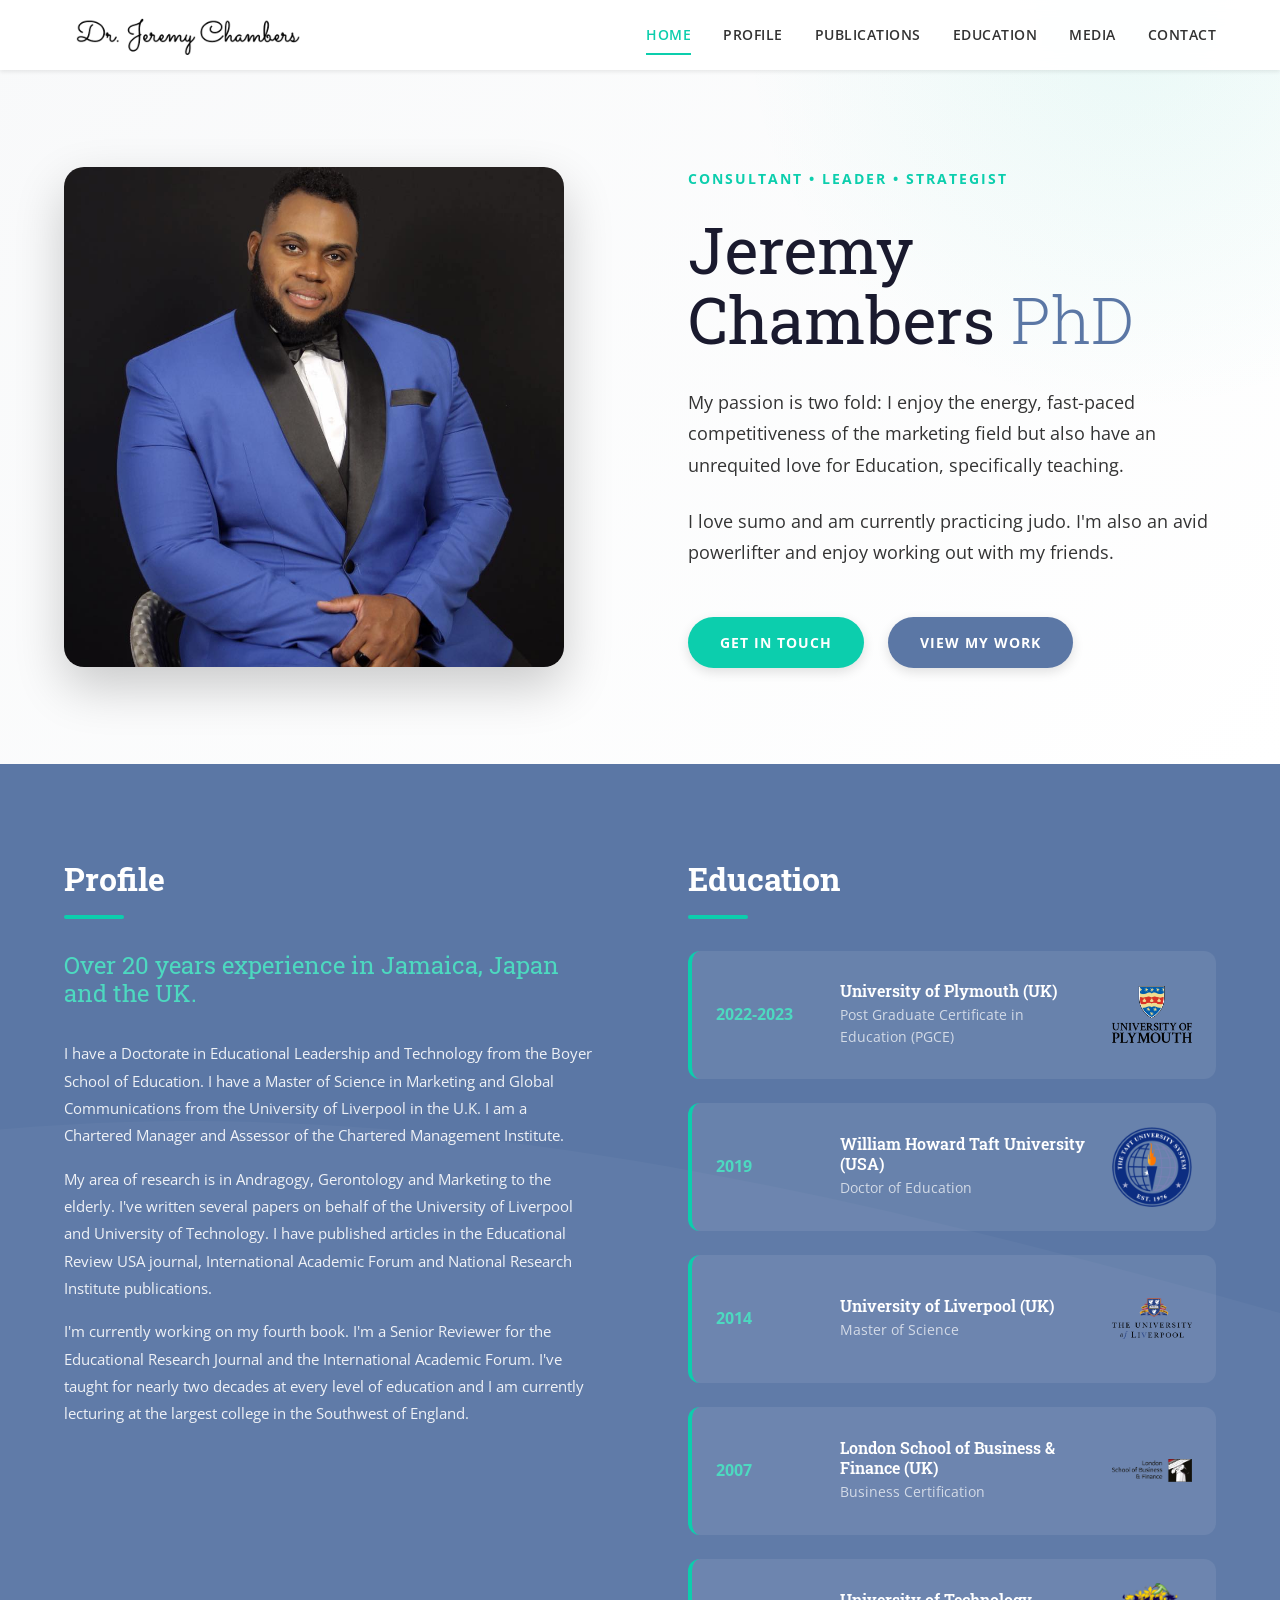
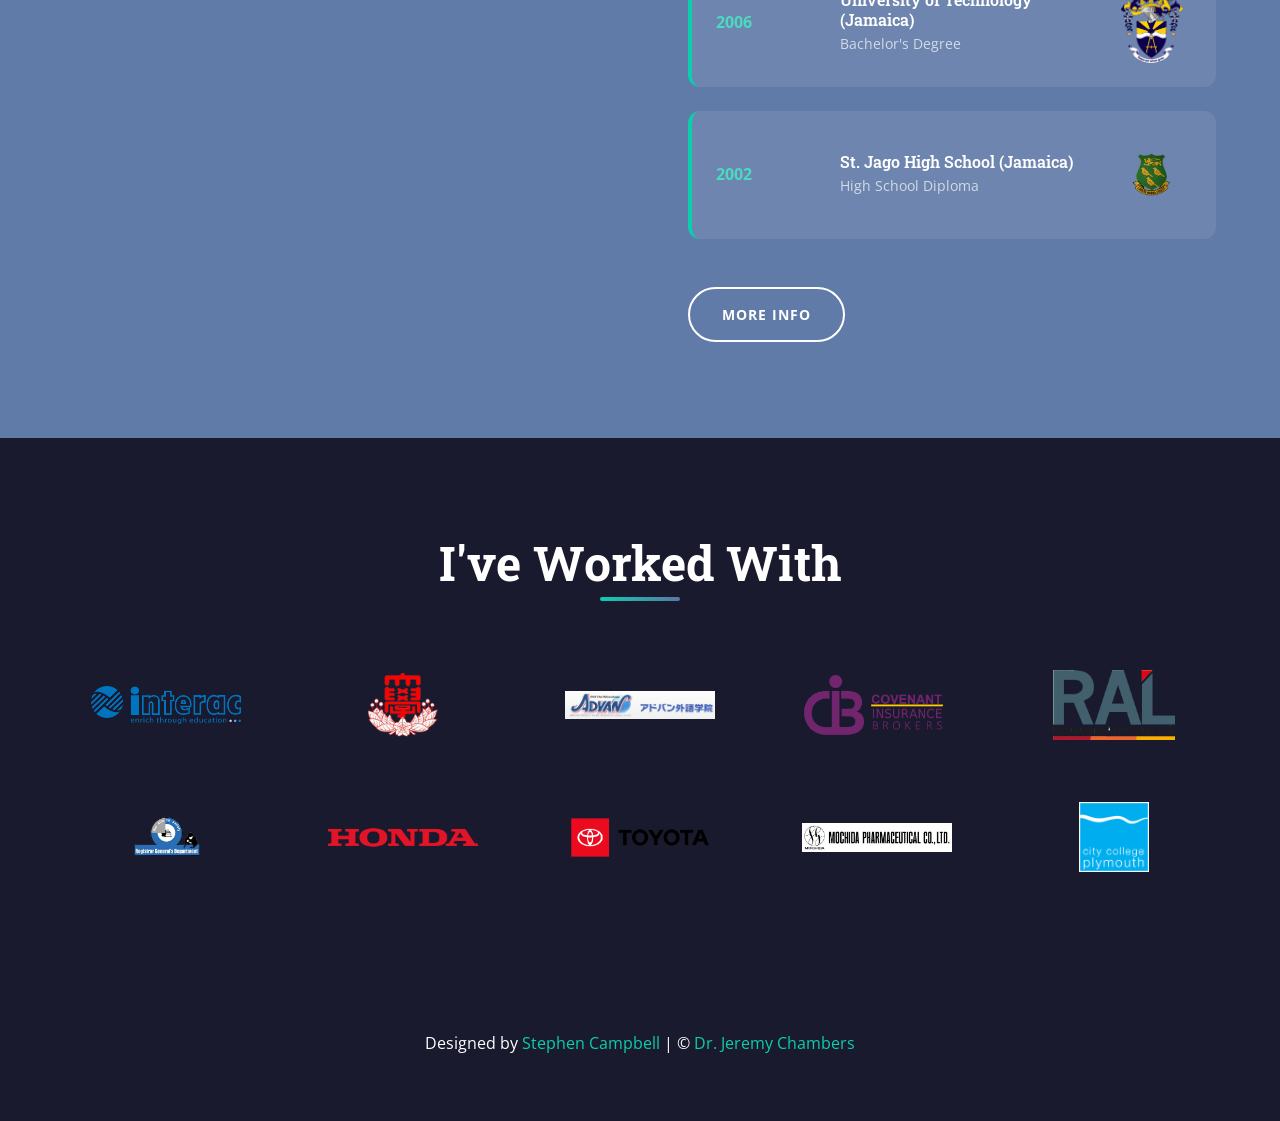
<file: index.html>
<!DOCTYPE html>
<html lang="en-US">
<head>
  <meta charset="UTF-8">
  <meta name="viewport" content="width=device-width, initial-scale=1.0">
  <title>Dr. Jeremy Chambers | Consultant, Leader, Strategist</title>
  <meta name="description" content="Dr. Jeremy Chambers PhD - Marketing consultant, educator, and strategist with over 12 years of experience in Jamaica and Japan.">
  
  <!-- Favicon -->
  <link rel="icon" href="/wp-content/uploads/2020/03/cropped-mortarboard-32x32.png" sizes="32x32">
  <link rel="apple-touch-icon" href="/wp-content/uploads/2020/03/cropped-mortarboard-180x180.png">
  
  <!-- Fonts -->
  <link rel="preconnect" href="https://fonts.googleapis.com">
  <link rel="preconnect" href="https://fonts.gstatic.com" crossorigin>
  <link href="https://fonts.googleapis.com/css2?family=Open+Sans:wght@300;400;600;700;800&family=Roboto+Slab:wght@400;600;700;800&family=Playfair+Display:wght@400;600;700&display=swap" rel="stylesheet">
  
  <!-- Styles -->
  <link rel="stylesheet" href="/css/main.css?v=4">
  <link rel="stylesheet" href="/css/home.css">
  
</head>
<body>
  
  <!-- Header -->
  <header class="header">
    <div class="container">
      <div class="header-inner">
        <a href="/" class="logo">
          <img src="/wp-content/uploads/2020/03/Dr-Jeremy-Chambers-3.png" alt="Dr. Jeremy Chambers">
        </a>
        <nav class="nav" id="nav">
          <a href="/" class="active">Home</a>
          <a href="/profile/">Profile</a>
          <a href="/publications/">Publications</a>
          <a href="/education/">Education</a>
          <a href="/media/">Media</a>
          <a href="/contact-us/">Contact</a>
        </nav>
        <button class="menu-toggle" onclick="document.getElementById('nav').classList.toggle('active')">
          <span></span>
          <span></span>
          <span></span>
        </button>
      </div>
    </div>
  </header>
  
  <!-- Hero Section -->
  <section class="hero">
    <div class="container">
      <div class="hero-grid">
        <div class="hero-image">
          <img src="/wp-content/uploads/2020/03/jeremy.jpg" alt="Dr. Jeremy Chambers">
        </div>
        <div class="hero-content">
          <span class="hero-tagline">Consultant • Leader • Strategist</span>
          <h1>Jeremy Chambers <span>PhD</span></h1>
          <p>My passion is two fold: I enjoy the energy, fast-paced competitiveness of the marketing field but also have an unrequited love for Education, specifically teaching.</p>
          <p>I love sumo and am currently practicing judo. I'm also an avid powerlifter and enjoy working out with my friends.</p>
          <div class="hero-buttons">
            <a href="/contact-us/" class="btn btn-primary">Get In Touch</a>
            <a href="/publications/" class="btn btn-secondary">View My Work</a>
          </div>
        </div>
      </div>
    </div>
  </section>
  
  <!-- Profile Section -->
  <section class="profile-section">
    <div class="container">
      <div class="profile-grid">
        <div class="profile-content">
          <h2>Profile</h2>
          <div class="divider"></div>
          <h3>Over 20 years experience in Jamaica, Japan and the UK.</h3>
          <p>I have a Doctorate in Educational Leadership and Technology from the Boyer School of Education. I have a Master of Science in Marketing and Global Communications from the University of Liverpool in the U.K. I am a Chartered Manager and Assessor of the Chartered Management Institute.</p>
          <p>My area of research is in Andragogy, Gerontology and Marketing to the elderly. I've written several papers on behalf of the University of Liverpool and University of Technology. I have published articles in the Educational Review USA journal, International Academic Forum and National Research Institute publications.</p>
          <p>I'm currently working on my fourth book. I'm a Senior Reviewer for the Educational Research Journal and the International Academic Forum. I've taught for nearly two decades at every level of education and I am currently lecturing at the largest college in the Southwest of England.</p>
        </div>
        <div class="education-timeline">
          <h2>Education</h2>
          <div class="divider"></div>
          <div class="timeline">
            <div class="timeline-item">
              <span class="year">2022-2023</span>
              <div class="details">
                <h4>University of Plymouth (UK)</h4>
                <p>Post Graduate Certificate in Education (PGCE)</p>
              </div>
              <img src="/wp-content/uploads/2024/05/university-of-plymouth-logo-7552DF58A1-seeklogo.com_.png" alt="University of Plymouth">
            </div>
            <div class="timeline-item">
              <span class="year">2019</span>
              <div class="details">
                <h4>William Howard Taft University (USA)</h4>
                <p>Doctor of Education</p>
              </div>
              <img src="/wp-content/uploads/2020/04/William-Howard-Taft.png" alt="William Howard Taft University">
            </div>
            <div class="timeline-item">
              <span class="year">2014</span>
              <div class="details">
                <h4>University of Liverpool (UK)</h4>
                <p>Master of Science</p>
              </div>
              <img src="/wp-content/uploads/2020/04/University-of-Liverpool-emblem.png" alt="University of Liverpool">
            </div>
            <div class="timeline-item">
              <span class="year">2007</span>
              <div class="details">
                <h4>London School of Business & Finance (UK)</h4>
                <p>Business Certification</p>
              </div>
              <img src="/wp-content/uploads/2020/04/London-School-of-Business-Finance.png" alt="LSBF">
            </div>
            <div class="timeline-item">
              <span class="year">2006</span>
              <div class="details">
                <h4>University of Technology (Jamaica)</h4>
                <p>Bachelor's Degree</p>
              </div>
              <img src="/wp-content/uploads/2020/04/UTECH-emblem.png" alt="UTech Jamaica">
            </div>
            <div class="timeline-item">
              <span class="year">2002</span>
              <div class="details">
                <h4>St. Jago High School (Jamaica)</h4>
                <p>High School Diploma</p>
              </div>
              <img src="/wp-content/uploads/2020/04/St_Jago_High_School_Crest.png" alt="St. Jago High School">
            </div>
          </div>
          <a href="/education/" class="btn btn-outline">More Info</a>
        </div>
      </div>
    </div>
  </section>
  
  <!-- Worked With Section -->
  <section class="worked-with">
    <div class="container">
      <div class="section-title">
        <h2>I've Worked With</h2>
      </div>
      <div class="logos-grid">
        <a href="https://interacnetwork.com/" target="_blank" class="logo-item">
          <img src="/wp-content/uploads/2020/03/interac-Japan.png" alt="Interac Japan">
        </a>
        <a href="https://www.nihon-u.ac.jp/en/" target="_blank" class="logo-item">
          <img src="/wp-content/uploads/2020/03/Nihon-University.png" alt="Nihon University">
        </a>
        <a href="https://www.advan.ne.jp/teaching/" target="_blank" class="logo-item">
          <img src="/wp-content/uploads/2020/03/Advan-Emblem.jpg" alt="Advan">
        </a>
        <a href="https://www.covenantinsurancebrokersjm.com/" target="_blank" class="logo-item">
          <img src="/wp-content/uploads/2020/03/Covenant-Insurance-Brokers-Emblem.png" alt="Covenant Insurance Brokers">
        </a>
        <a href="https://www.raljm.com/" target="_blank" class="logo-item">
          <img src="/wp-content/uploads/2020/03/Restaurants-Associates-LTD-Emblem.png" alt="Restaurants Associates Ltd">
        </a>
        <a href="https://www.rgd.gov.jm/" target="_blank" class="logo-item">
          <img src="/wp-content/uploads/2020/03/RGD-Emblem.png" alt="RGD">
        </a>
        <div class="logo-item">
          <img src="/wp-content/uploads/2024/05/honda-japan-logo-24.png" alt="Honda Japan">
        </div>
        <div class="logo-item">
          <img src="/wp-content/uploads/2024/05/toyota-logo-2019-download.png" alt="Toyota">
        </div>
        <div class="logo-item">
          <img src="/wp-content/uploads/2024/05/mochida-pharmaceuticals-Japan.png" alt="Mochida Pharmaceuticals">
        </div>
        <div class="logo-item">
          <img src="/wp-content/uploads/2024/05/city-college-plymough-150x150.png" alt="City College Plymouth">
        </div>
      </div>
    </div>
  </section>
  
  <!-- Footer -->
  <footer class="footer">
    <div class="container">
      <p><span class="footer-line">Designed by <a href="https://stepocampbell.com/" target="_blank">Stephen Campbell</a></span><span class="footer-sep"> | </span><span class="footer-line">© <a href="/">Dr. Jeremy Chambers</a></span></p>
    </div>
  </footer>
  
  <script>
    // Simple scroll header effect
    window.addEventListener('scroll', function() {
      const header = document.querySelector('.header');
      if (window.scrollY > 50) {
        header.style.boxShadow = '0 4px 20px rgba(0,0,0,0.1)';
      } else {
        header.style.boxShadow = '0 2px 4px rgba(0,0,0,0.08)';
      }
    });
  </script>
</body>
</html>
</file>
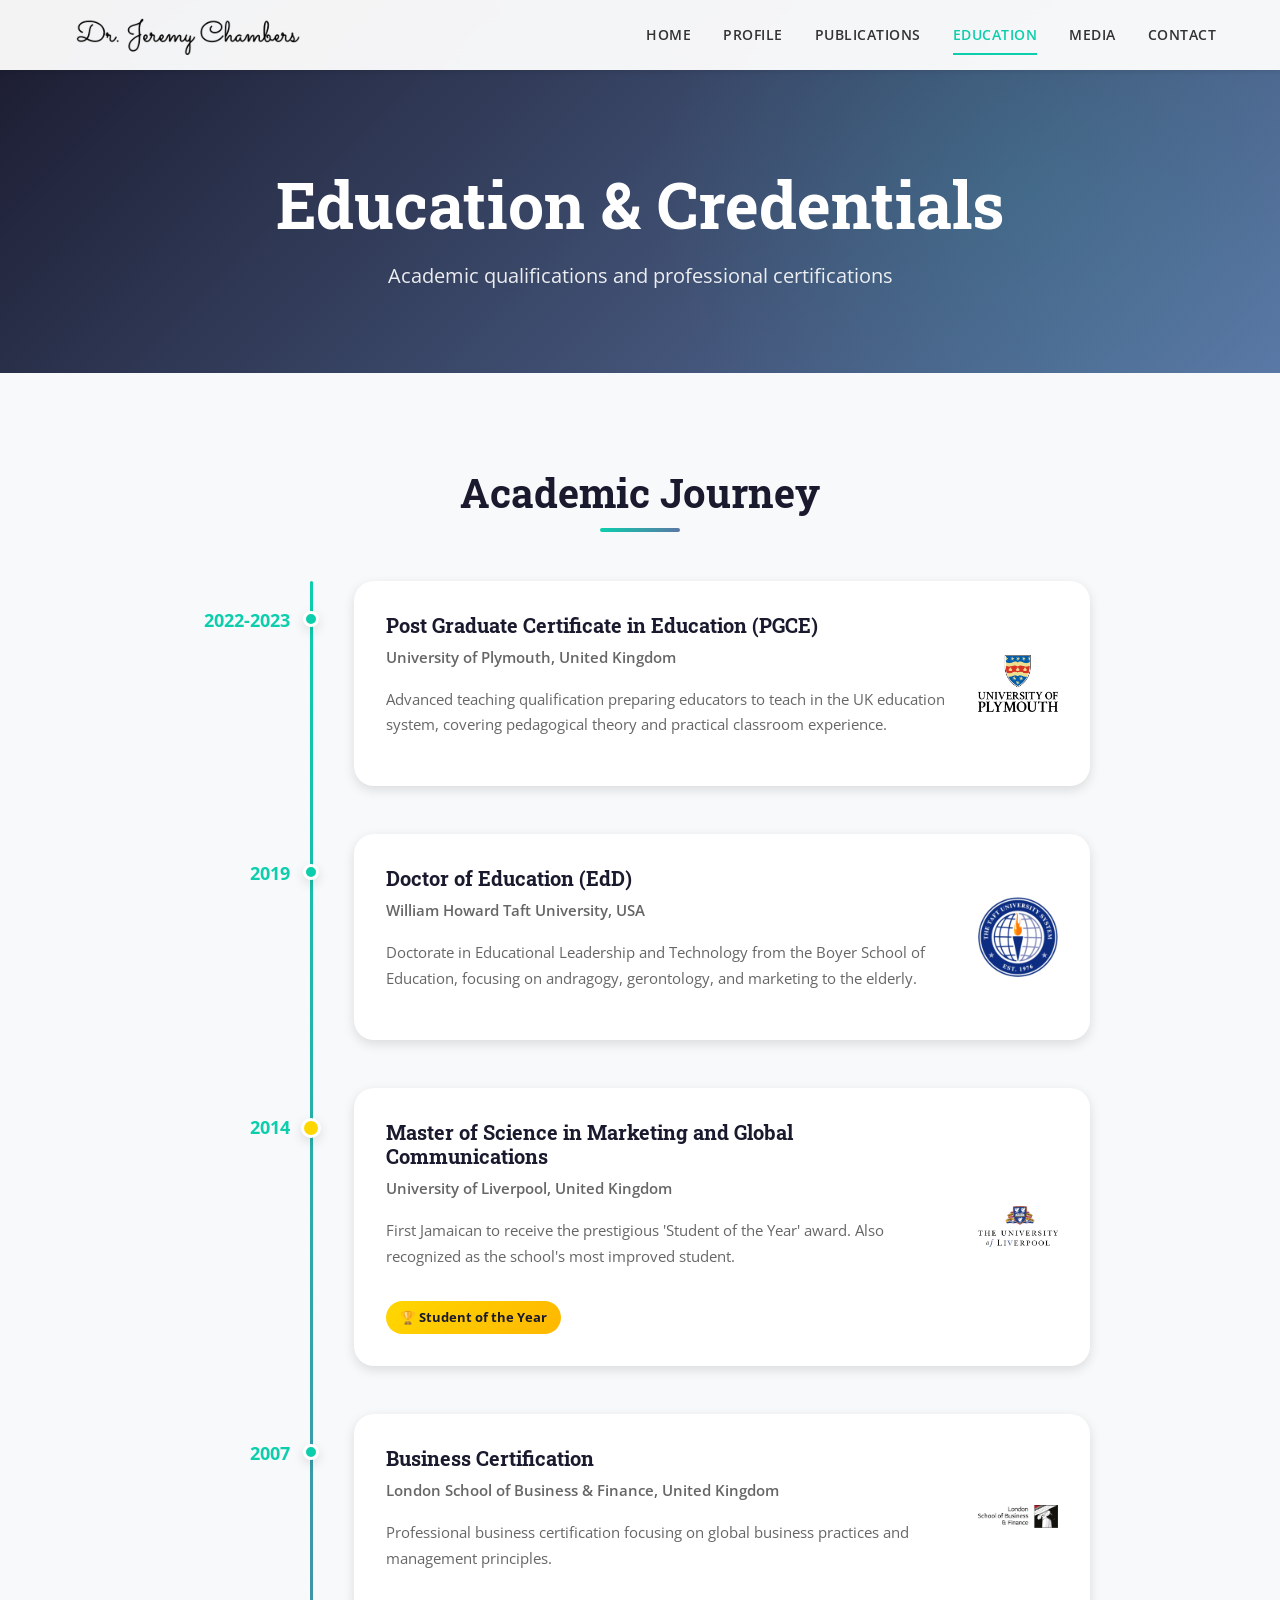
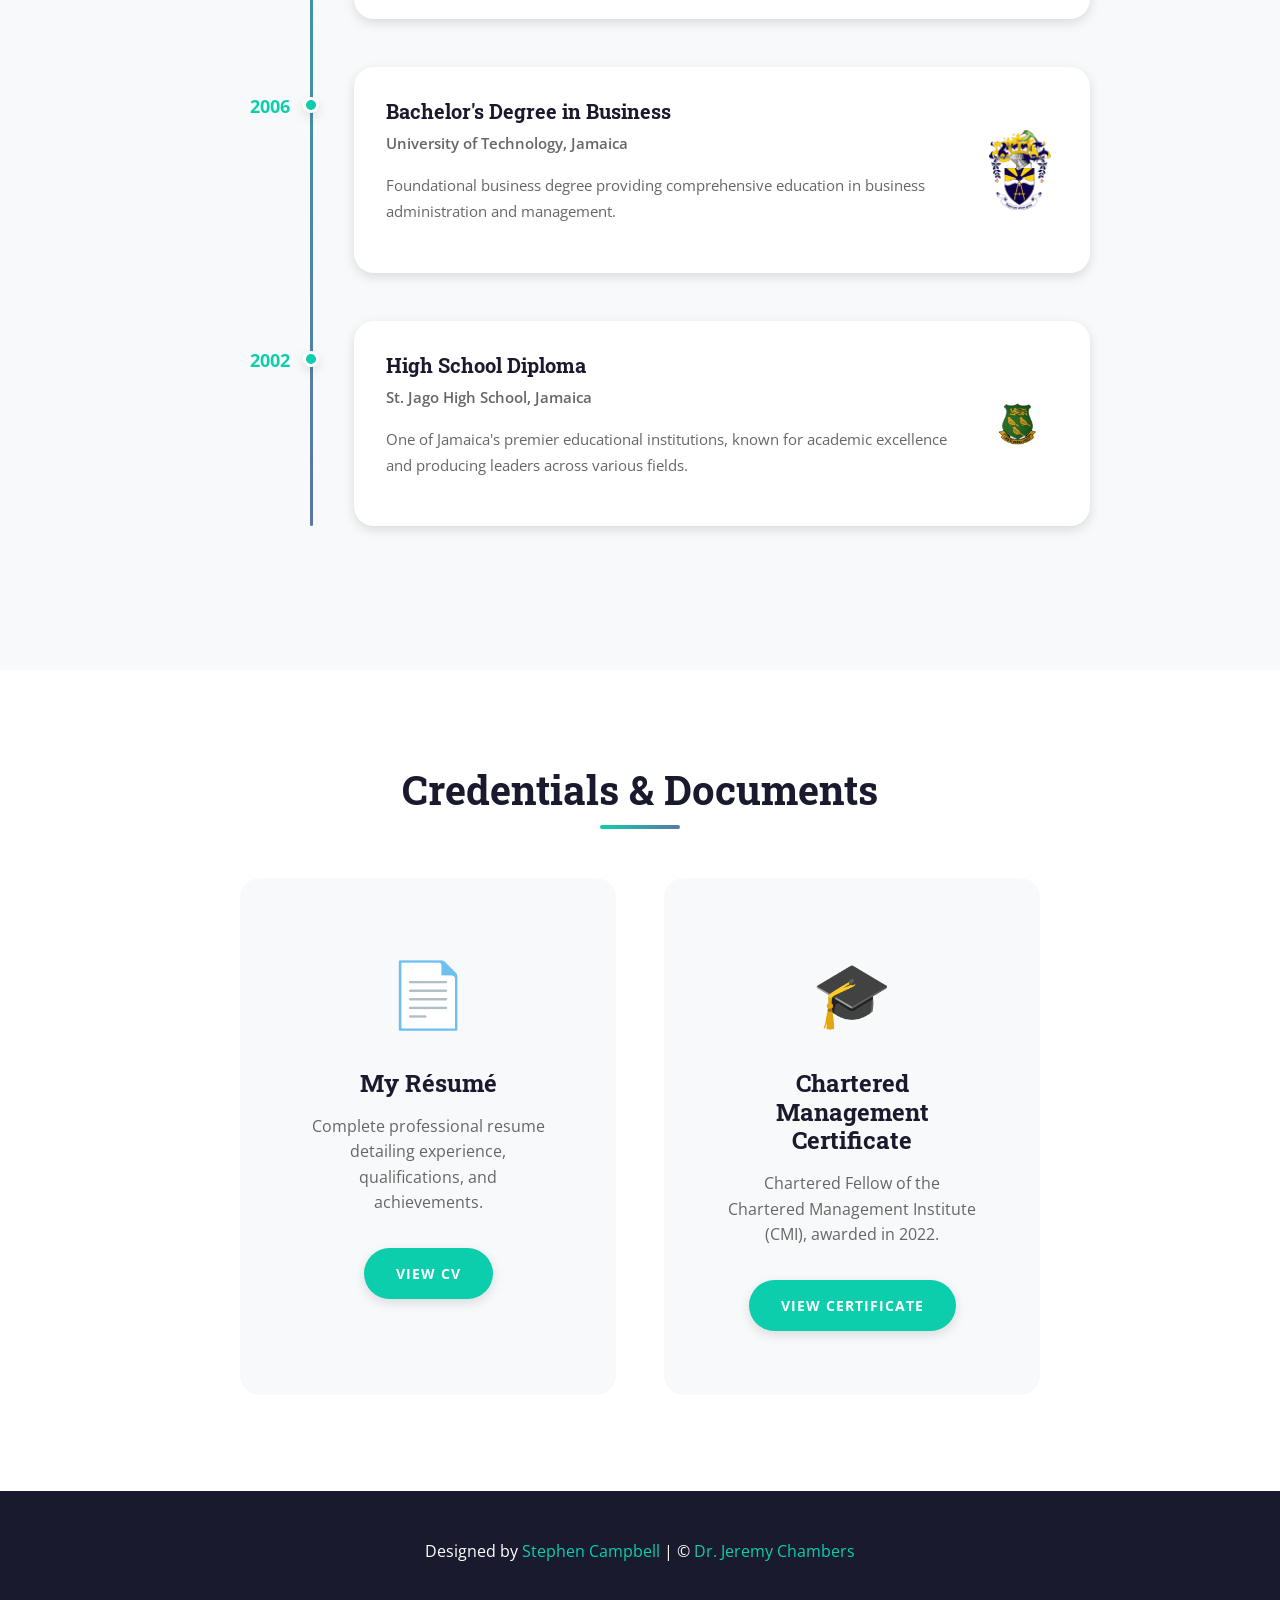
<file: education/index.html>
<!DOCTYPE html>
<html lang="en-US">
<head>
  <meta charset="UTF-8">
  <meta name="viewport" content="width=device-width, initial-scale=1.0">
  <title>Education - Dr. Jeremy Chambers</title>
  <meta name="description" content="Educational background and certifications of Dr. Jeremy Chambers - Doctorate in Educational Leadership, MSc in Marketing, and more.">
  
  <!-- Favicon -->
  <link rel="icon" href="/wp-content/uploads/2020/03/cropped-mortarboard-32x32.png" sizes="32x32">
  
  <!-- Fonts -->
  <link rel="preconnect" href="https://fonts.googleapis.com">
  <link rel="preconnect" href="https://fonts.gstatic.com" crossorigin>
  <link href="https://fonts.googleapis.com/css2?family=Open+Sans:wght@300;400;600;700;800&family=Roboto+Slab:wght@400;600;700;800&display=swap" rel="stylesheet">
  
  <!-- Styles -->
  <link rel="stylesheet" href="/css/main.css?v=4">
  <link rel="stylesheet" href="/css/education.css">
</head>
<body>
  
  <!-- Header -->
  <header class="header">
    <div class="container">
      <div class="header-inner">
        <a href="/" class="logo">
          <img src="/wp-content/uploads/2020/03/Dr-Jeremy-Chambers-3.png" alt="Dr. Jeremy Chambers">
        </a>
        <nav class="nav" id="nav">
          <a href="/">Home</a>
          <a href="/profile/">Profile</a>
          <a href="/publications/">Publications</a>
          <a href="/education/" class="active">Education</a>
          <a href="/media/">Media</a>
          <a href="/contact-us/">Contact</a>
        </nav>
        <button class="menu-toggle" onclick="document.getElementById('nav').classList.toggle('active')">
          <span></span>
          <span></span>
          <span></span>
        </button>
      </div>
    </div>
  </header>
  
  <!-- Hero Section -->
  <section class="edu-hero">
    <div class="container">
      <h1>Education & Credentials</h1>
      <p class="lead">Academic qualifications and professional certifications</p>
    </div>
  </section>
  
  <!-- Education Timeline -->
  <section class="edu-timeline-section">
    <div class="container">
      <h2 class="section-heading">Academic Journey</h2>
      
      <div class="edu-timeline">
        <div class="edu-item">
          <div class="edu-year">2022-2023</div>
          <div class="edu-content">
            <div class="edu-details">
              <h3>Post Graduate Certificate in Education (PGCE)</h3>
              <p class="edu-institution">University of Plymouth, United Kingdom</p>
              <p>Advanced teaching qualification preparing educators to teach in the UK education system, covering pedagogical theory and practical classroom experience.</p>
            </div>
            <div class="edu-logo">
              <img src="/wp-content/uploads/2024/05/university-of-plymouth-logo-7552DF58A1-seeklogo.com_.png" alt="University of Plymouth">
            </div>
          </div>
        </div>
        
        <div class="edu-item">
          <div class="edu-year">2019</div>
          <div class="edu-content">
            <div class="edu-details">
              <h3>Doctor of Education (EdD)</h3>
              <p class="edu-institution">William Howard Taft University, USA</p>
              <p>Doctorate in Educational Leadership and Technology from the Boyer School of Education, focusing on andragogy, gerontology, and marketing to the elderly.</p>
            </div>
            <div class="edu-logo">
              <img src="/wp-content/uploads/2020/04/William-Howard-Taft.png" alt="William Howard Taft University">
            </div>
          </div>
        </div>
        
        <div class="edu-item featured">
          <div class="edu-year">2014</div>
          <div class="edu-content">
            <div class="edu-details">
              <h3>Master of Science in Marketing and Global Communications</h3>
              <p class="edu-institution">University of Liverpool, United Kingdom</p>
              <p>First Jamaican to receive the prestigious 'Student of the Year' award. Also recognized as the school's most improved student.</p>
              <span class="award-badge">🏆 Student of the Year</span>
            </div>
            <div class="edu-logo">
              <img src="/wp-content/uploads/2020/04/University-of-Liverpool-emblem.png" alt="University of Liverpool">
            </div>
          </div>
        </div>
        
        <div class="edu-item">
          <div class="edu-year">2007</div>
          <div class="edu-content">
            <div class="edu-details">
              <h3>Business Certification</h3>
              <p class="edu-institution">London School of Business & Finance, United Kingdom</p>
              <p>Professional business certification focusing on global business practices and management principles.</p>
            </div>
            <div class="edu-logo">
              <img src="/wp-content/uploads/2020/04/London-School-of-Business-Finance.png" alt="London School of Business & Finance">
            </div>
          </div>
        </div>
        
        <div class="edu-item">
          <div class="edu-year">2006</div>
          <div class="edu-content">
            <div class="edu-details">
              <h3>Bachelor's Degree in Business</h3>
              <p class="edu-institution">University of Technology, Jamaica</p>
              <p>Foundational business degree providing comprehensive education in business administration and management.</p>
            </div>
            <div class="edu-logo">
              <img src="/wp-content/uploads/2020/04/UTECH-emblem.png" alt="University of Technology Jamaica">
            </div>
          </div>
        </div>
        
        <div class="edu-item">
          <div class="edu-year">2002</div>
          <div class="edu-content">
            <div class="edu-details">
              <h3>High School Diploma</h3>
              <p class="edu-institution">St. Jago High School, Jamaica</p>
              <p>One of Jamaica's premier educational institutions, known for academic excellence and producing leaders across various fields.</p>
            </div>
            <div class="edu-logo">
              <img src="/wp-content/uploads/2020/04/St_Jago_High_School_Crest.png" alt="St. Jago High School">
            </div>
          </div>
        </div>
      </div>
    </div>
  </section>
  
  <!-- Documents Section -->
  <section class="documents-section">
    <div class="container">
      <h2 class="section-heading">Credentials & Documents</h2>
      
      <div class="documents-grid">
        <div class="document-card">
          <div class="document-icon">📄</div>
          <h3>My Résumé</h3>
          <p>Complete professional resume detailing experience, qualifications, and achievements.</p>
          <a href="/wp-content/uploads/2025/04/Jeremy-Chambers-Business-CV-.pdf" target="_blank" class="btn btn-primary">View CV</a>
        </div>
        
        <div class="document-card">
          <div class="document-icon">🎓</div>
          <h3>Chartered Management Certificate</h3>
          <p>Chartered Fellow of the Chartered Management Institute (CMI), awarded in 2022.</p>
          <a href="/wp-content/uploads/2025/04/Chartered-Fellow-Jeremy.pdf" target="_blank" class="btn btn-primary">View Certificate</a>
        </div>
      </div>
    </div>
  </section>
  
  <!-- Footer -->
  <footer class="footer">
    <div class="container">
      <p><span class="footer-line">Designed by <a href="https://stepocampbell.com/" target="_blank">Stephen Campbell</a></span><span class="footer-sep"> | </span><span class="footer-line">© <a href="/">Dr. Jeremy Chambers</a></span></p>
    </div>
  </footer>

</body>
</html>
</file>
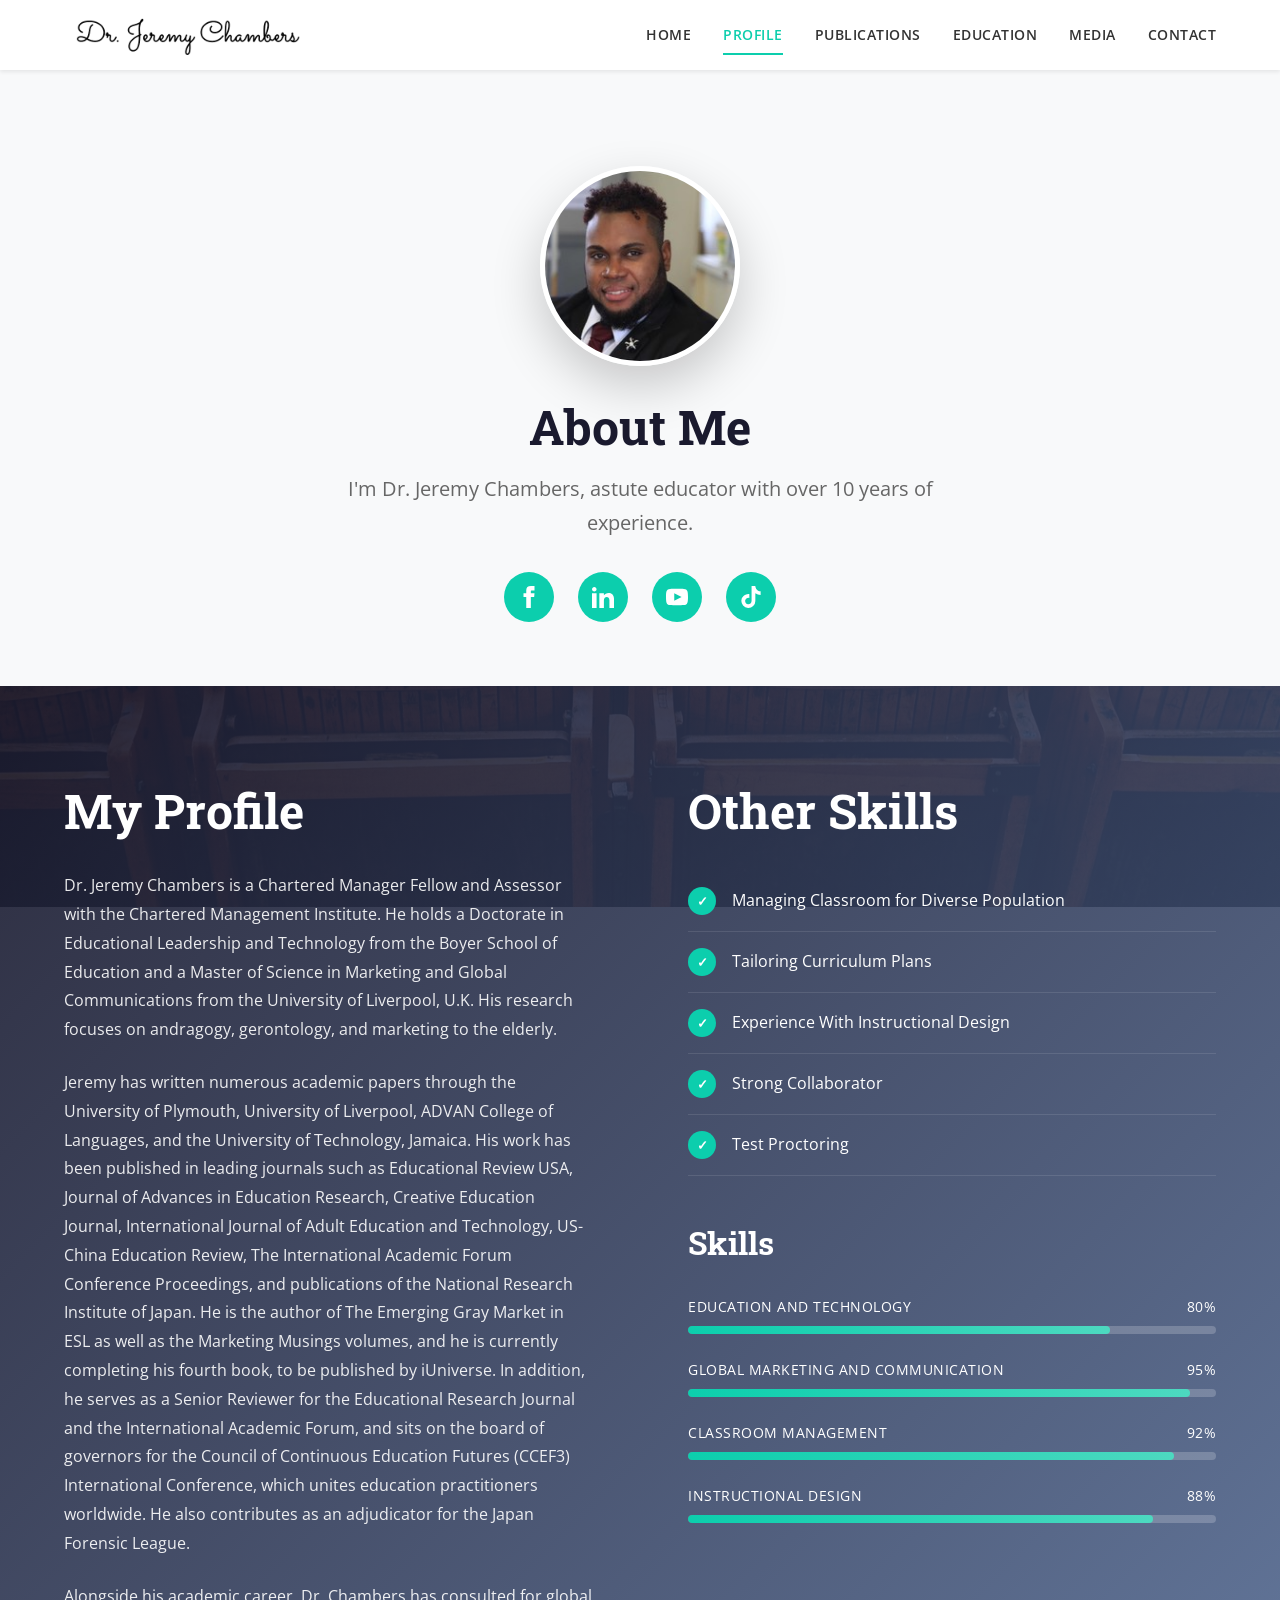
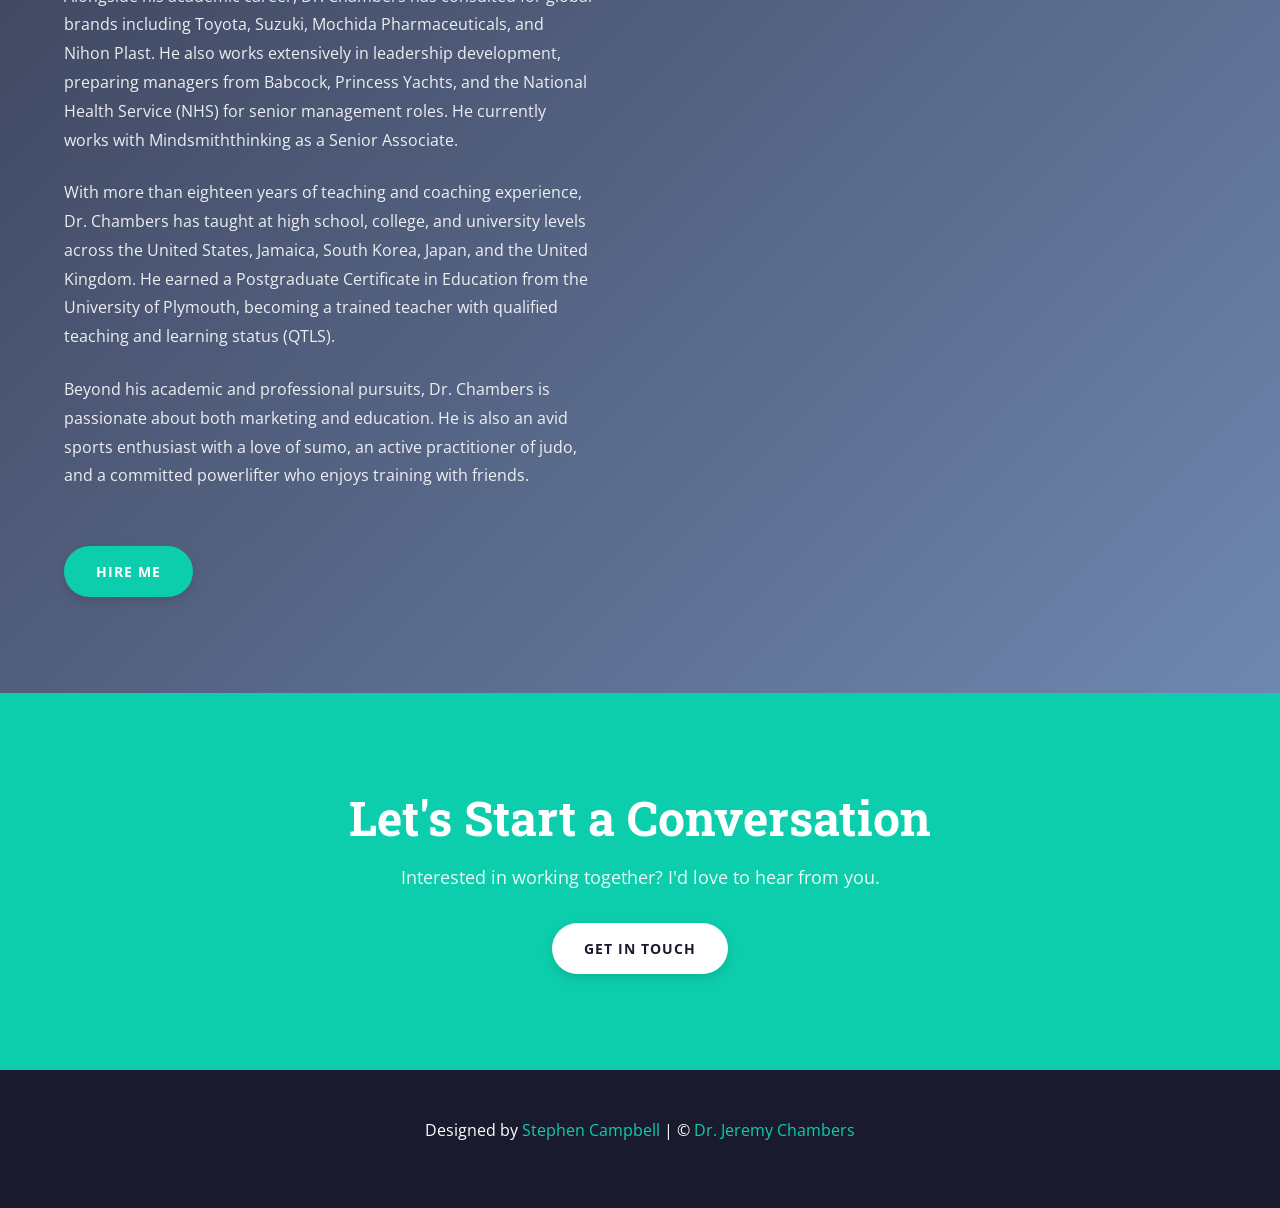
<file: profile/index.html>
<!DOCTYPE html>
<html lang="en-US">
<head>
  <meta charset="UTF-8">
  <meta name="viewport" content="width=device-width, initial-scale=1.0">
  <title>Profile - Dr. Jeremy Chambers</title>
  <meta name="description" content="Learn more about Dr. Jeremy Chambers - educator, marketer, and strategist with extensive experience in Jamaica and Japan.">
  
  <!-- Favicon -->
  <link rel="icon" href="/wp-content/uploads/2020/03/cropped-mortarboard-32x32.png" sizes="32x32">
  
  <!-- Fonts -->
  <link rel="preconnect" href="https://fonts.googleapis.com">
  <link rel="preconnect" href="https://fonts.gstatic.com" crossorigin>
  <link href="https://fonts.googleapis.com/css2?family=Open+Sans:wght@300;400;600;700;800&family=Roboto+Slab:wght@400;600;700;800&display=swap" rel="stylesheet">
  
  <!-- Styles -->
  <link rel="stylesheet" href="/css/main.css?v=4">
  <link rel="stylesheet" href="/css/profile.css">
</head>
<body>
  
  <!-- Header -->
  <header class="header">
    <div class="container">
      <div class="header-inner">
        <a href="/" class="logo">
          <img src="/wp-content/uploads/2020/03/Dr-Jeremy-Chambers-3.png" alt="Dr. Jeremy Chambers">
        </a>
        <nav class="nav" id="nav">
          <a href="/">Home</a>
          <a href="/profile/" class="active">Profile</a>
          <a href="/publications/">Publications</a>
          <a href="/education/">Education</a>
          <a href="/media/">Media</a>
          <a href="/contact-us/">Contact</a>
        </nav>
        <button class="menu-toggle" onclick="document.getElementById('nav').classList.toggle('active')">
          <span></span>
          <span></span>
          <span></span>
        </button>
      </div>
    </div>
  </header>
  
  <!-- Hero Section -->
  <section class="profile-hero">
    <div class="container">
      <div class="profile-intro">
        <div class="profile-image">
          <img src="/wp-content/uploads/2020/03/jeremy.jpeg" alt="Dr. Jeremy Chambers">
        </div>
        <h1>About Me</h1>
        <p class="lead">I'm Dr. Jeremy Chambers, astute educator with over 10 years of experience.</p>
        <div class="social-links">
          <a href="https://www.facebook.com/jeremy.chambers.39" target="_blank" class="social-link" title="Facebook">
            <svg xmlns="http://www.w3.org/2000/svg" width="24" height="24" viewBox="0 0 24 24" fill="currentColor"><path d="M9 8h-3v4h3v12h5v-12h3.642l.358-4h-4v-1.667c0-.955.192-1.333 1.115-1.333h2.885v-5h-3.808c-3.596 0-5.192 1.583-5.192 4.615v3.385z"/></svg>
          </a>
          <a href="https://www.linkedin.com/in/dr-jeremy-chambers-cmgr-fcmi-7a01b68a/" target="_blank" class="social-link" title="LinkedIn">
            <svg xmlns="http://www.w3.org/2000/svg" width="24" height="24" viewBox="0 0 24 24" fill="currentColor"><path d="M4.98 3.5c0 1.381-1.11 2.5-2.48 2.5s-2.48-1.119-2.48-2.5c0-1.38 1.11-2.5 2.48-2.5s2.48 1.12 2.48 2.5zm.02 4.5h-5v16h5v-16zm7.982 0h-4.968v16h4.969v-8.399c0-4.67 6.029-5.052 6.029 0v8.399h4.988v-10.131c0-7.88-8.922-7.593-11.018-3.714v-2.155z"/></svg>
          </a>
          <a href="https://www.youtube.com/@Dr.JayCee" target="_blank" class="social-link" title="YouTube">
            <svg xmlns="http://www.w3.org/2000/svg" width="24" height="24" viewBox="0 0 24 24" fill="currentColor"><path d="M19.615 3.184c-3.604-.246-11.631-.245-15.23 0-3.897.266-4.356 2.62-4.385 8.816.029 6.185.484 8.549 4.385 8.816 3.6.245 11.626.246 15.23 0 3.897-.266 4.356-2.62 4.385-8.816-.029-6.185-.484-8.549-4.385-8.816zm-10.615 12.816v-8l8 3.993-8 4.007z"/></svg>
          </a>
          <a href="https://www.tiktok.com/@dr.jc8" target="_blank" class="social-link" title="TikTok">
            <svg xmlns="http://www.w3.org/2000/svg" width="24" height="24" viewBox="0 0 448 512" fill="currentColor"><path d="M448 209.9a210.1 210.1 0 0 1 -122.8-39.3V349.4A162.6 162.6 0 1 1 185 188.3V278.2a74.6 74.6 0 1 0 52.2 71.2V0l88 0a121.2 121.2 0 0 0 1.9 22.2h0A122.2 122.2 0 0 0 381 102.4a121.4 121.4 0 0 0 67 20.1z"/></svg>
          </a>
        </div>
      </div>
    </div>
  </section>
  
  <!-- Main Profile Section -->
  <section class="profile-main">
    <div class="container">
      <div class="profile-grid">
        <div class="profile-content">
          <h2>My Profile</h2>
          <p>Dr. Jeremy Chambers is a Chartered Manager Fellow and Assessor with the Chartered Management Institute. He holds a Doctorate in Educational Leadership and Technology from the Boyer School of Education and a Master of Science in Marketing and Global Communications from the University of Liverpool, U.K. His research focuses on andragogy, gerontology, and marketing to the elderly.</p>
          <p>Jeremy has written numerous academic papers through the University of Plymouth, University of Liverpool, ADVAN College of Languages, and the University of Technology, Jamaica. His work has been published in leading journals such as Educational Review USA, Journal of Advances in Education Research, Creative Education Journal, International Journal of Adult Education and Technology, US-China Education Review, The International Academic Forum Conference Proceedings, and publications of the National Research Institute of Japan. He is the author of The Emerging Gray Market in ESL as well as the Marketing Musings volumes, and he is currently completing his fourth book, to be published by iUniverse. In addition, he serves as a Senior Reviewer for the Educational Research Journal and the International Academic Forum, and sits on the board of governors for the Council of Continuous Education Futures (CCEF3) International Conference, which unites education practitioners worldwide. He also contributes as an adjudicator for the Japan Forensic League.</p>
          <p>Alongside his academic career, Dr. Chambers has consulted for global brands including Toyota, Suzuki, Mochida Pharmaceuticals, and Nihon Plast. He also works extensively in leadership development, preparing managers from Babcock, Princess Yachts, and the National Health Service (NHS) for senior management roles. He currently works with Mindsmiththinking as a Senior Associate.</p>
          <p>With more than eighteen years of teaching and coaching experience, Dr. Chambers has taught at high school, college, and university levels across the United States, Jamaica, South Korea, Japan, and the United Kingdom. He earned a Postgraduate Certificate in Education from the University of Plymouth, becoming a trained teacher with qualified teaching and learning status (QTLS).</p>
          <p>Beyond his academic and professional pursuits, Dr. Chambers is passionate about both marketing and education. He is also an avid sports enthusiast with a love of sumo, an active practitioner of judo, and a committed powerlifter who enjoys training with friends.</p>
          
          <a href="/contact-us/" class="btn btn-primary mt-lg">Hire Me</a>
        </div>
        
        <div class="skills-section">
          <h2>Other Skills</h2>
          <ul class="skills-list">
            <li>
              <span class="skill-icon">✓</span>
              Managing Classroom for Diverse Population
            </li>
            <li>
              <span class="skill-icon">✓</span>
              Tailoring Curriculum Plans
            </li>
            <li>
              <span class="skill-icon">✓</span>
              Experience With Instructional Design
            </li>
            <li>
              <span class="skill-icon">✓</span>
              Strong Collaborator
            </li>
            <li>
              <span class="skill-icon">✓</span>
              Test Proctoring
            </li>
          </ul>
          
          <h3 class="mt-xl">Skills</h3>
          <div class="skill-bars">
            <div class="skill-bar">
              <div class="skill-info">
                <span>Education and Technology</span>
                <span>80%</span>
              </div>
              <div class="skill-progress">
                <div class="skill-fill" style="width: 80%"></div>
              </div>
            </div>
            <div class="skill-bar">
              <div class="skill-info">
                <span>Global Marketing and Communication</span>
                <span>95%</span>
              </div>
              <div class="skill-progress">
                <div class="skill-fill" style="width: 95%"></div>
              </div>
            </div>
            <div class="skill-bar">
              <div class="skill-info">
                <span>Classroom Management</span>
                <span>92%</span>
              </div>
              <div class="skill-progress">
                <div class="skill-fill" style="width: 92%"></div>
              </div>
            </div>
            <div class="skill-bar">
              <div class="skill-info">
                <span>Instructional Design</span>
                <span>88%</span>
              </div>
              <div class="skill-progress">
                <div class="skill-fill" style="width: 88%"></div>
              </div>
            </div>
          </div>
        </div>
      </div>
    </div>
  </section>
  
  <!-- CTA Section -->
  <section class="cta-section">
    <div class="container text-center">
      <h2>Let's Start a Conversation</h2>
      <p>Interested in working together? I'd love to hear from you.</p>
      <a href="/contact-us/" class="btn btn-white">Get in Touch</a>
    </div>
  </section>
  
  <!-- Footer -->
  <footer class="footer">
    <div class="container">
      <p><span class="footer-line">Designed by <a href="https://stepocampbell.com/" target="_blank">Stephen Campbell</a></span><span class="footer-sep"> | </span><span class="footer-line">© <a href="/">Dr. Jeremy Chambers</a></span></p>
    </div>
  </footer>

  <script>
    // Animate skill bars on scroll
    const observer = new IntersectionObserver((entries) => {
      entries.forEach(entry => {
        if (entry.isIntersecting) {
          entry.target.style.width = entry.target.dataset.width || entry.target.style.width;
        }
      });
    }, { threshold: 0.5 });

    document.querySelectorAll('.skill-fill').forEach(bar => {
      bar.dataset.width = bar.style.width;
      bar.style.width = '0';
      observer.observe(bar);
    });
  </script>
</body>
</html>
</file>
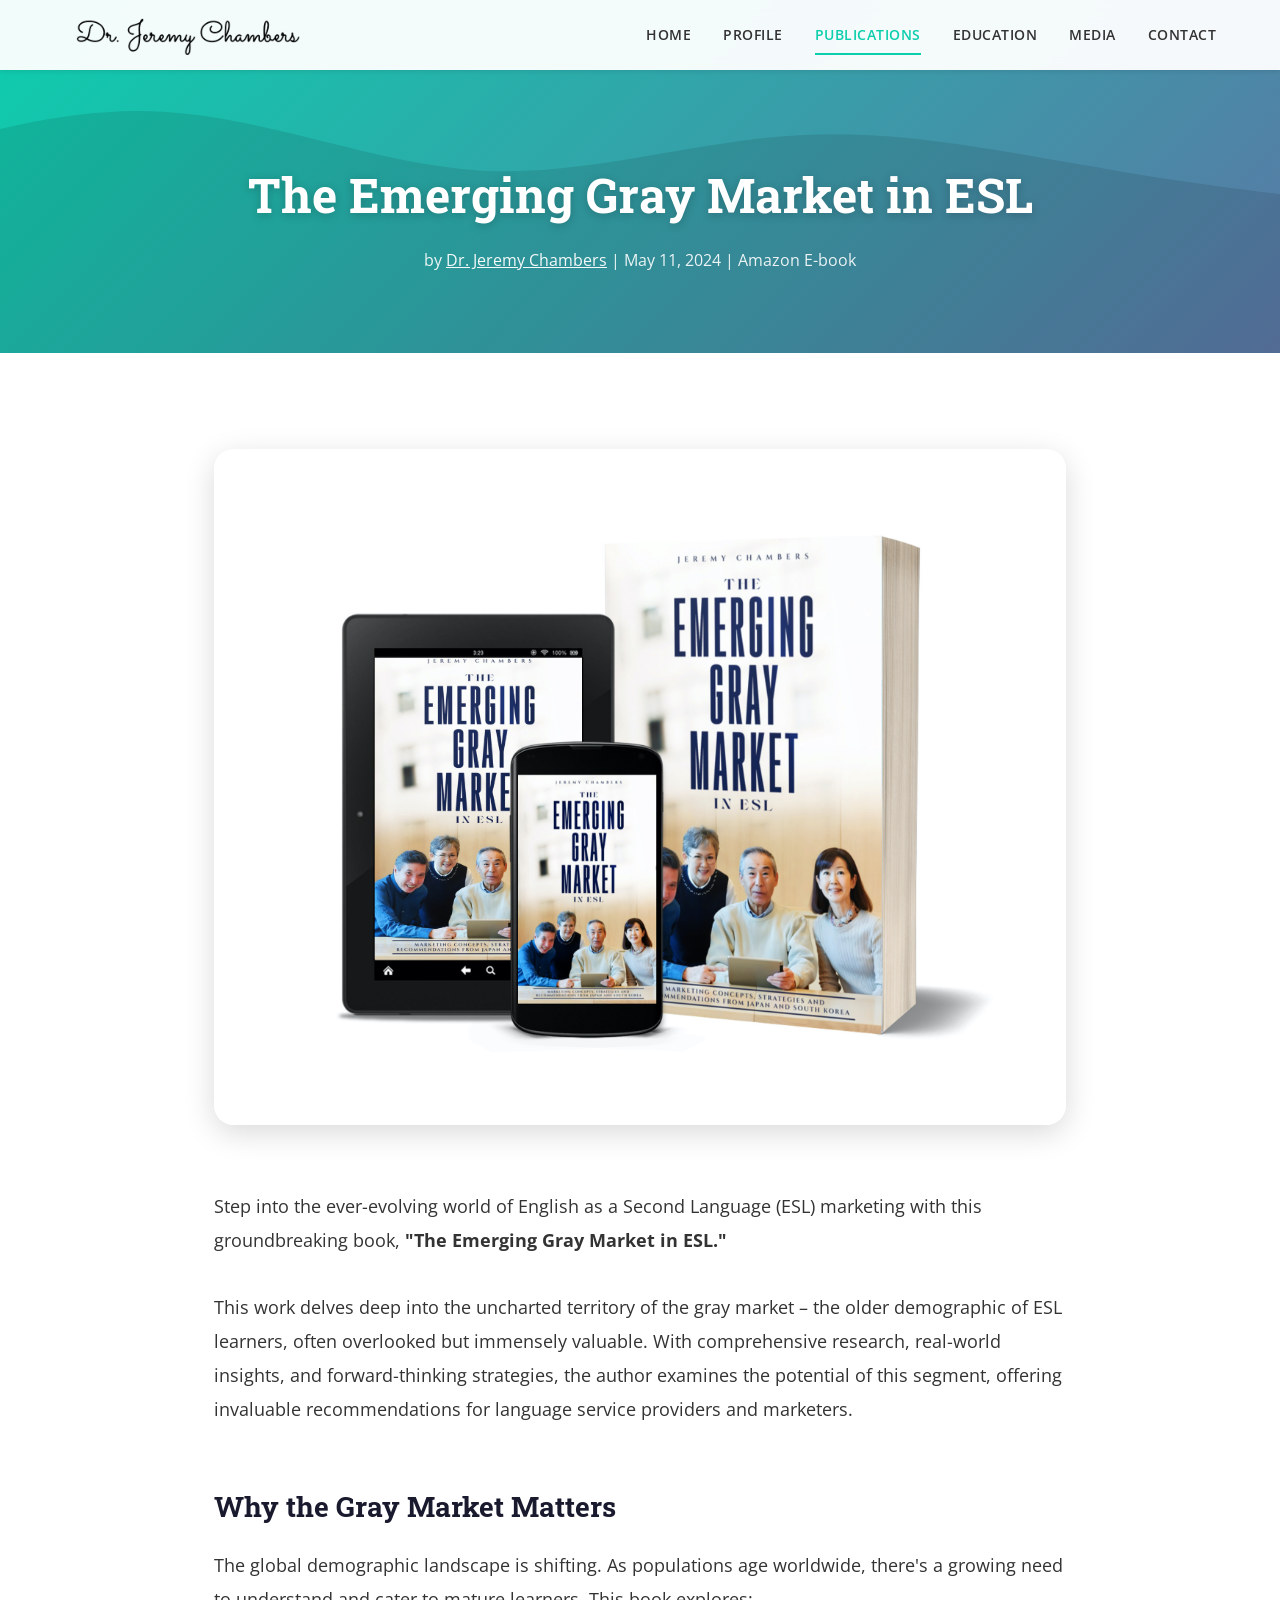
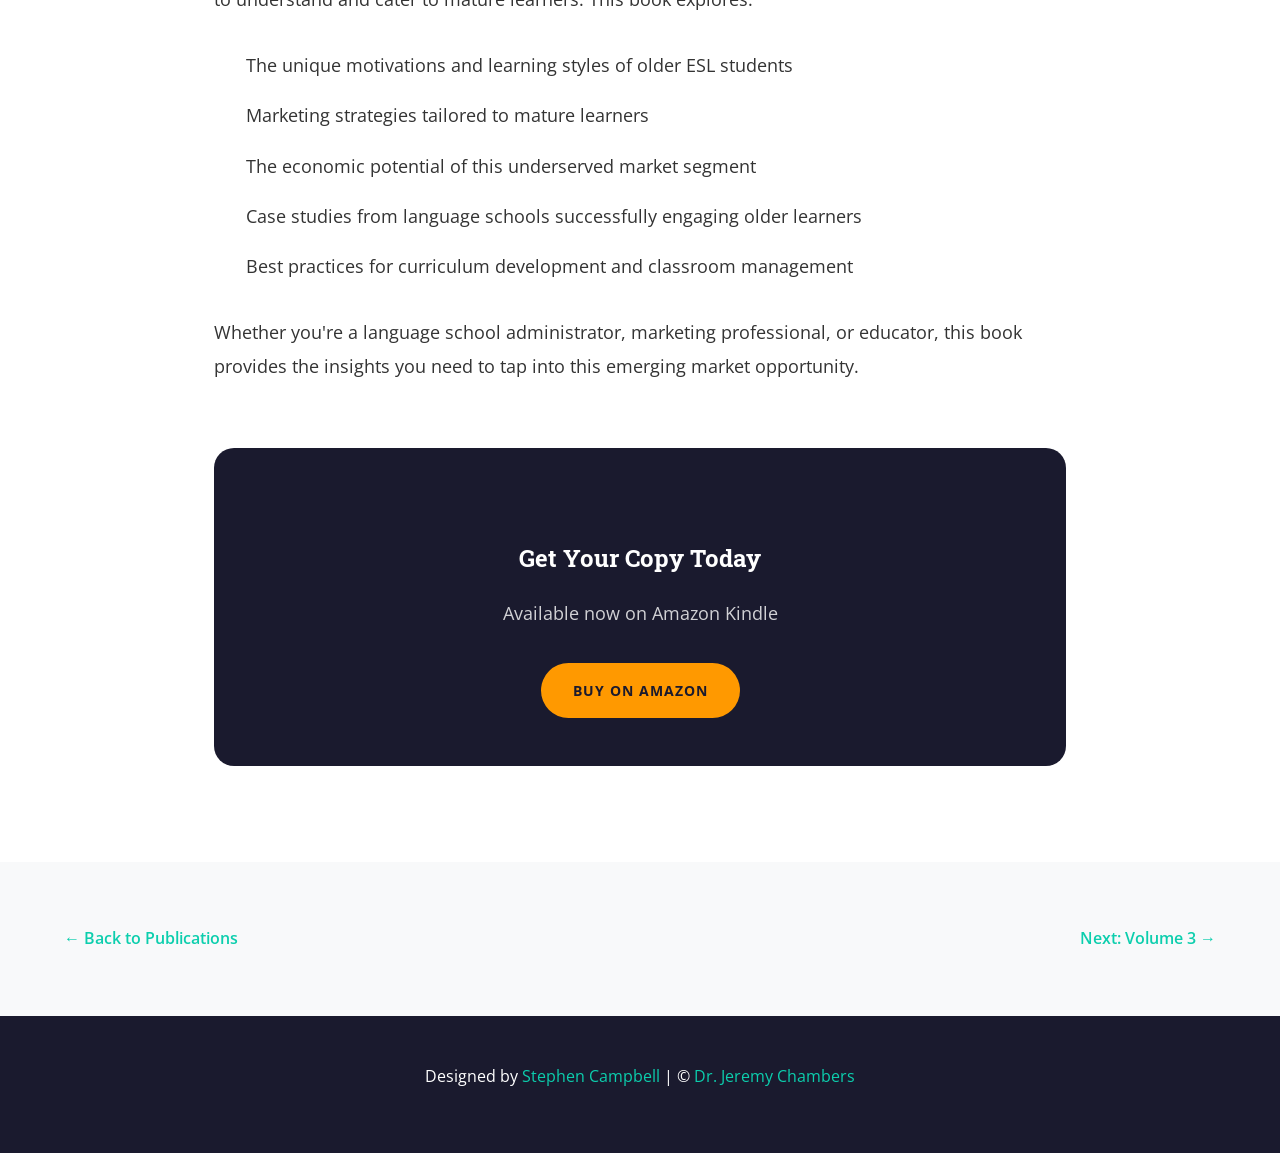
<file: the-emerging-gray-market-in-esl/index.html>
<!DOCTYPE html>
<html lang="en-US">
<head>
  <meta charset="UTF-8">
  <meta name="viewport" content="width=device-width, initial-scale=1.0">
  <title>The Emerging Gray Market in ESL - Dr. Jeremy Chambers</title>
  <meta name="description" content="Step into the ever-evolving world of English as a Second Language (ESL) marketing with this groundbreaking book exploring the untapped gray market.">
  
  <!-- Favicon -->
  <link rel="icon" href="/wp-content/uploads/2020/03/cropped-mortarboard-32x32.png" sizes="32x32">
  
  <!-- Fonts -->
  <link rel="preconnect" href="https://fonts.googleapis.com">
  <link rel="preconnect" href="https://fonts.gstatic.com" crossorigin>
  <link href="https://fonts.googleapis.com/css2?family=Open+Sans:wght@300;400;600;700;800&family=Roboto+Slab:wght@400;600;700;800&display=swap" rel="stylesheet">
  
  <!-- Styles -->
  <link rel="stylesheet" href="/css/main.css?v=4">
  <link rel="stylesheet" href="/css/post.css">
</head>
<body>
  
  <!-- Header -->
  <header class="header">
    <div class="container">
      <div class="header-inner">
        <a href="/" class="logo">
          <img src="/wp-content/uploads/2020/03/Dr-Jeremy-Chambers-3.png" alt="Dr. Jeremy Chambers">
        </a>
        <nav class="nav" id="nav">
          <a href="/">Home</a>
          <a href="/profile/">Profile</a>
          <a href="/publications/" class="active">Publications</a>
          <a href="/education/">Education</a>
          <a href="/media/">Media</a>
          <a href="/contact-us/">Contact</a>
        </nav>
        <button class="menu-toggle" onclick="document.getElementById('nav').classList.toggle('active')">
          <span></span>
          <span></span>
          <span></span>
        </button>
      </div>
    </div>
  </header>
  
  <!-- Hero Section -->
  <section class="post-hero">
    <div class="container">
      <h1>The Emerging Gray Market in ESL</h1>
      <p class="post-meta">by <a href="/profile/">Dr. Jeremy Chambers</a> | May 11, 2024 | Amazon E-book</p>
    </div>
  </section>
  
  <!-- Post Content -->
  <section class="post-content">
    <div class="container">
      <div class="post-featured-image">
        <img src="/wp-content/uploads/2024/05/1707237100.jpg" alt="The Emerging Gray Market in ESL">
      </div>
      
      <div class="post-body">
        <p>Step into the ever-evolving world of English as a Second Language (ESL) marketing with this groundbreaking book, <strong>"The Emerging Gray Market in ESL."</strong></p>
        
        <p>This work delves deep into the uncharted territory of the gray market – the older demographic of ESL learners, often overlooked but immensely valuable. With comprehensive research, real-world insights, and forward-thinking strategies, the author examines the potential of this segment, offering invaluable recommendations for language service providers and marketers.</p>
        
        <h2>Why the Gray Market Matters</h2>
        
        <p>The global demographic landscape is shifting. As populations age worldwide, there's a growing need to understand and cater to mature learners. This book explores:</p>
        
        <ul>
          <li>The unique motivations and learning styles of older ESL students</li>
          <li>Marketing strategies tailored to mature learners</li>
          <li>The economic potential of this underserved market segment</li>
          <li>Case studies from language schools successfully engaging older learners</li>
          <li>Best practices for curriculum development and classroom management</li>
        </ul>
        
        <p>Whether you're a language school administrator, marketing professional, or educator, this book provides the insights you need to tap into this emerging market opportunity.</p>
        
        <!-- Amazon CTA -->
        <div class="amazon-cta">
          <h3>Get Your Copy Today</h3>
          <p>Available now on Amazon Kindle</p>
          <a href="https://www.amazon.com/Emerging-Gray-Market-ESL-Recommendations-ebook/dp/B0CTMZ6P8S/" target="_blank" class="btn">Buy on Amazon</a>
        </div>
      </div>
    </div>
  </section>
  
  <!-- Post Navigation -->
  <section class="post-nav">
    <div class="container">
      <a href="/publications/">← Back to Publications</a>
      <a href="/volume-3-marketing-musings-introduction/">Next: Volume 3 →</a>
    </div>
  </section>
  
  <!-- Footer -->
  <footer class="footer">
    <div class="container">
      <p><span class="footer-line">Designed by <a href="https://stepocampbell.com/" target="_blank">Stephen Campbell</a></span><span class="footer-sep"> | </span><span class="footer-line">© <a href="/">Dr. Jeremy Chambers</a></span></p>
    </div>
  </footer>

  <script>
    // Simple scroll header effect
    window.addEventListener('scroll', function() {
      const header = document.querySelector('.header');
      if (window.scrollY > 50) {
        header.style.boxShadow = '0 4px 20px rgba(0,0,0,0.1)';
      } else {
        header.style.boxShadow = '0 2px 4px rgba(0,0,0,0.08)';
      }
    });
  </script>
</body>
</html>
</file>
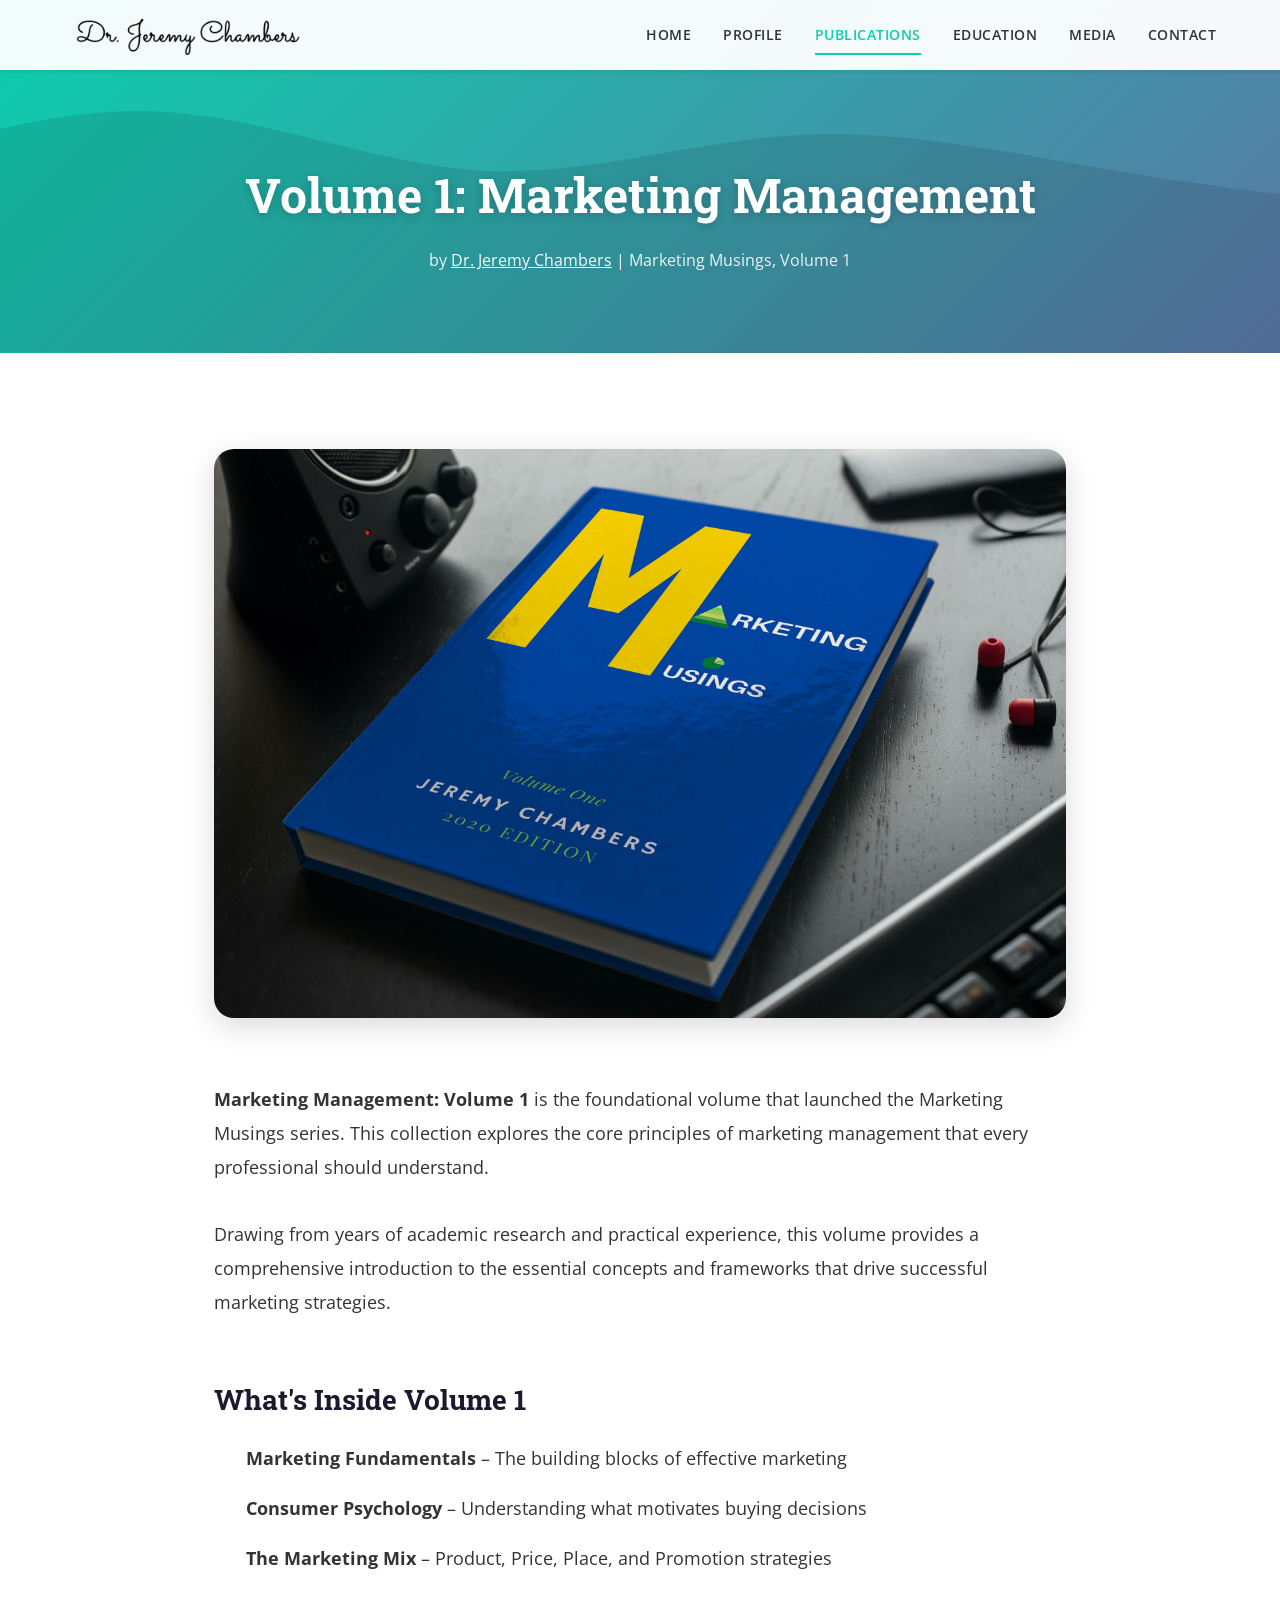
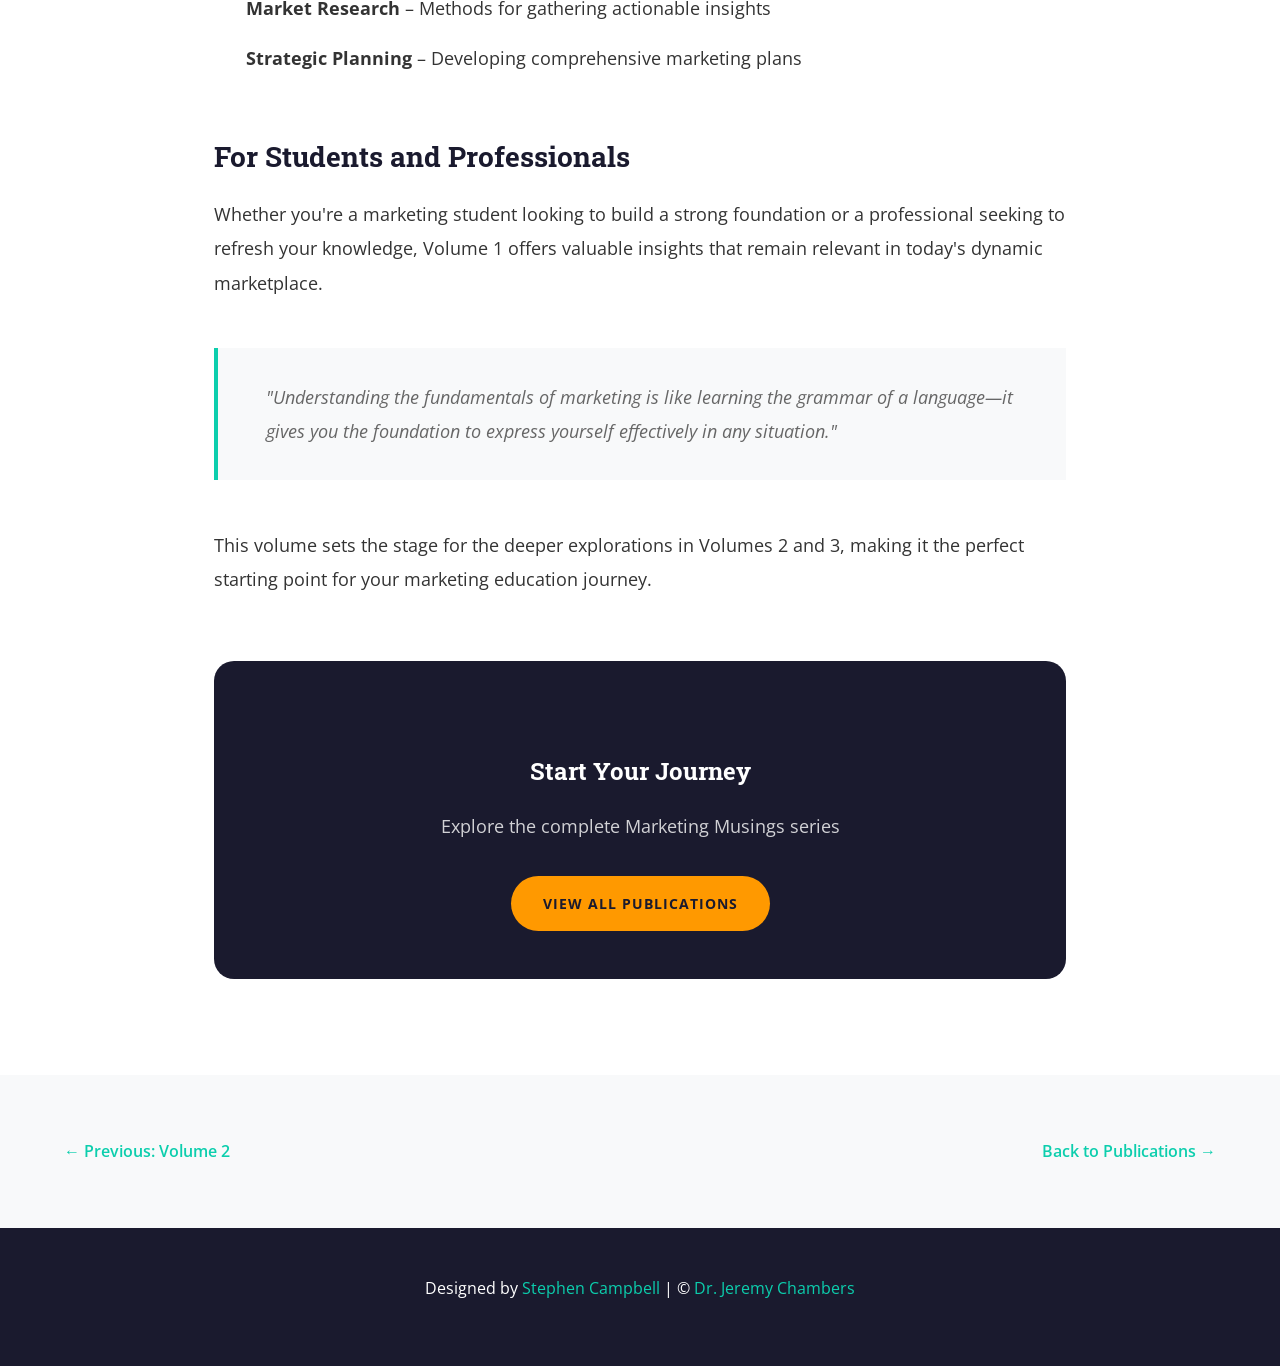
<file: volume-1-marketing-management/index.html>
<!DOCTYPE html>
<html lang="en-US">
<head>
  <meta charset="UTF-8">
  <meta name="viewport" content="width=device-width, initial-scale=1.0">
  <title>Volume 1: Marketing Management - Dr. Jeremy Chambers</title>
  <meta name="description" content="The foundational volume that launched the Marketing Musings series, exploring core principles of marketing management.">
  
  <!-- Favicon -->
  <link rel="icon" href="/wp-content/uploads/2020/03/cropped-mortarboard-32x32.png" sizes="32x32">
  
  <!-- Fonts -->
  <link rel="preconnect" href="https://fonts.googleapis.com">
  <link rel="preconnect" href="https://fonts.gstatic.com" crossorigin>
  <link href="https://fonts.googleapis.com/css2?family=Open+Sans:wght@300;400;600;700;800&family=Roboto+Slab:wght@400;600;700;800&display=swap" rel="stylesheet">
  
  <!-- Styles -->
  <link rel="stylesheet" href="/css/main.css?v=4">
  <link rel="stylesheet" href="/css/post.css">
</head>
<body>
  
  <!-- Header -->
  <header class="header">
    <div class="container">
      <div class="header-inner">
        <a href="/" class="logo">
          <img src="/wp-content/uploads/2020/03/Dr-Jeremy-Chambers-3.png" alt="Dr. Jeremy Chambers">
        </a>
        <nav class="nav" id="nav">
          <a href="/">Home</a>
          <a href="/profile/">Profile</a>
          <a href="/publications/" class="active">Publications</a>
          <a href="/education/">Education</a>
          <a href="/media/">Media</a>
          <a href="/contact-us/">Contact</a>
        </nav>
        <button class="menu-toggle" onclick="document.getElementById('nav').classList.toggle('active')">
          <span></span>
          <span></span>
          <span></span>
        </button>
      </div>
    </div>
  </header>
  
  <!-- Hero Section -->
  <section class="post-hero">
    <div class="container">
      <h1>Volume 1: Marketing Management</h1>
      <p class="post-meta">by <a href="/profile/">Dr. Jeremy Chambers</a> | Marketing Musings, Volume 1</p>
    </div>
  </section>
  
  <!-- Post Content -->
  <section class="post-content">
    <div class="container">
      <div class="post-featured-image">
        <img src="/wp-content/uploads/2020/08/Volume-1-scaled.jpg" alt="Volume 1: Marketing Management">
      </div>
      
      <div class="post-body">
        <p><strong>Marketing Management: Volume 1</strong> is the foundational volume that launched the Marketing Musings series. This collection explores the core principles of marketing management that every professional should understand.</p>
        
        <p>Drawing from years of academic research and practical experience, this volume provides a comprehensive introduction to the essential concepts and frameworks that drive successful marketing strategies.</p>
        
        <h2>What's Inside Volume 1</h2>
        
        <ul>
          <li><strong>Marketing Fundamentals</strong> – The building blocks of effective marketing</li>
          <li><strong>Consumer Psychology</strong> – Understanding what motivates buying decisions</li>
          <li><strong>The Marketing Mix</strong> – Product, Price, Place, and Promotion strategies</li>
          <li><strong>Market Research</strong> – Methods for gathering actionable insights</li>
          <li><strong>Strategic Planning</strong> – Developing comprehensive marketing plans</li>
        </ul>
        
        <h2>For Students and Professionals</h2>
        
        <p>Whether you're a marketing student looking to build a strong foundation or a professional seeking to refresh your knowledge, Volume 1 offers valuable insights that remain relevant in today's dynamic marketplace.</p>
        
        <blockquote>
          "Understanding the fundamentals of marketing is like learning the grammar of a language—it gives you the foundation to express yourself effectively in any situation."
        </blockquote>
        
        <p>This volume sets the stage for the deeper explorations in Volumes 2 and 3, making it the perfect starting point for your marketing education journey.</p>
        
        <!-- CTA -->
        <div class="amazon-cta">
          <h3>Start Your Journey</h3>
          <p>Explore the complete Marketing Musings series</p>
          <a href="/publications/" class="btn">View All Publications</a>
        </div>
      </div>
    </div>
  </section>
  
  <!-- Post Navigation -->
  <section class="post-nav">
    <div class="container">
      <a href="/volume-2-marketing-musings-introduction/" class="prev">← Previous: Volume 2</a>
      <a href="/publications/">Back to Publications →</a>
    </div>
  </section>
  
  <!-- Footer -->
  <footer class="footer">
    <div class="container">
      <p><span class="footer-line">Designed by <a href="https://stepocampbell.com/" target="_blank">Stephen Campbell</a></span><span class="footer-sep"> | </span><span class="footer-line">© <a href="/">Dr. Jeremy Chambers</a></span></p>
    </div>
  </footer>

  <script>
    window.addEventListener('scroll', function() {
      const header = document.querySelector('.header');
      if (window.scrollY > 50) {
        header.style.boxShadow = '0 4px 20px rgba(0,0,0,0.1)';
      } else {
        header.style.boxShadow = '0 2px 4px rgba(0,0,0,0.08)';
      }
    });
  </script>
</body>
</html>
</file>
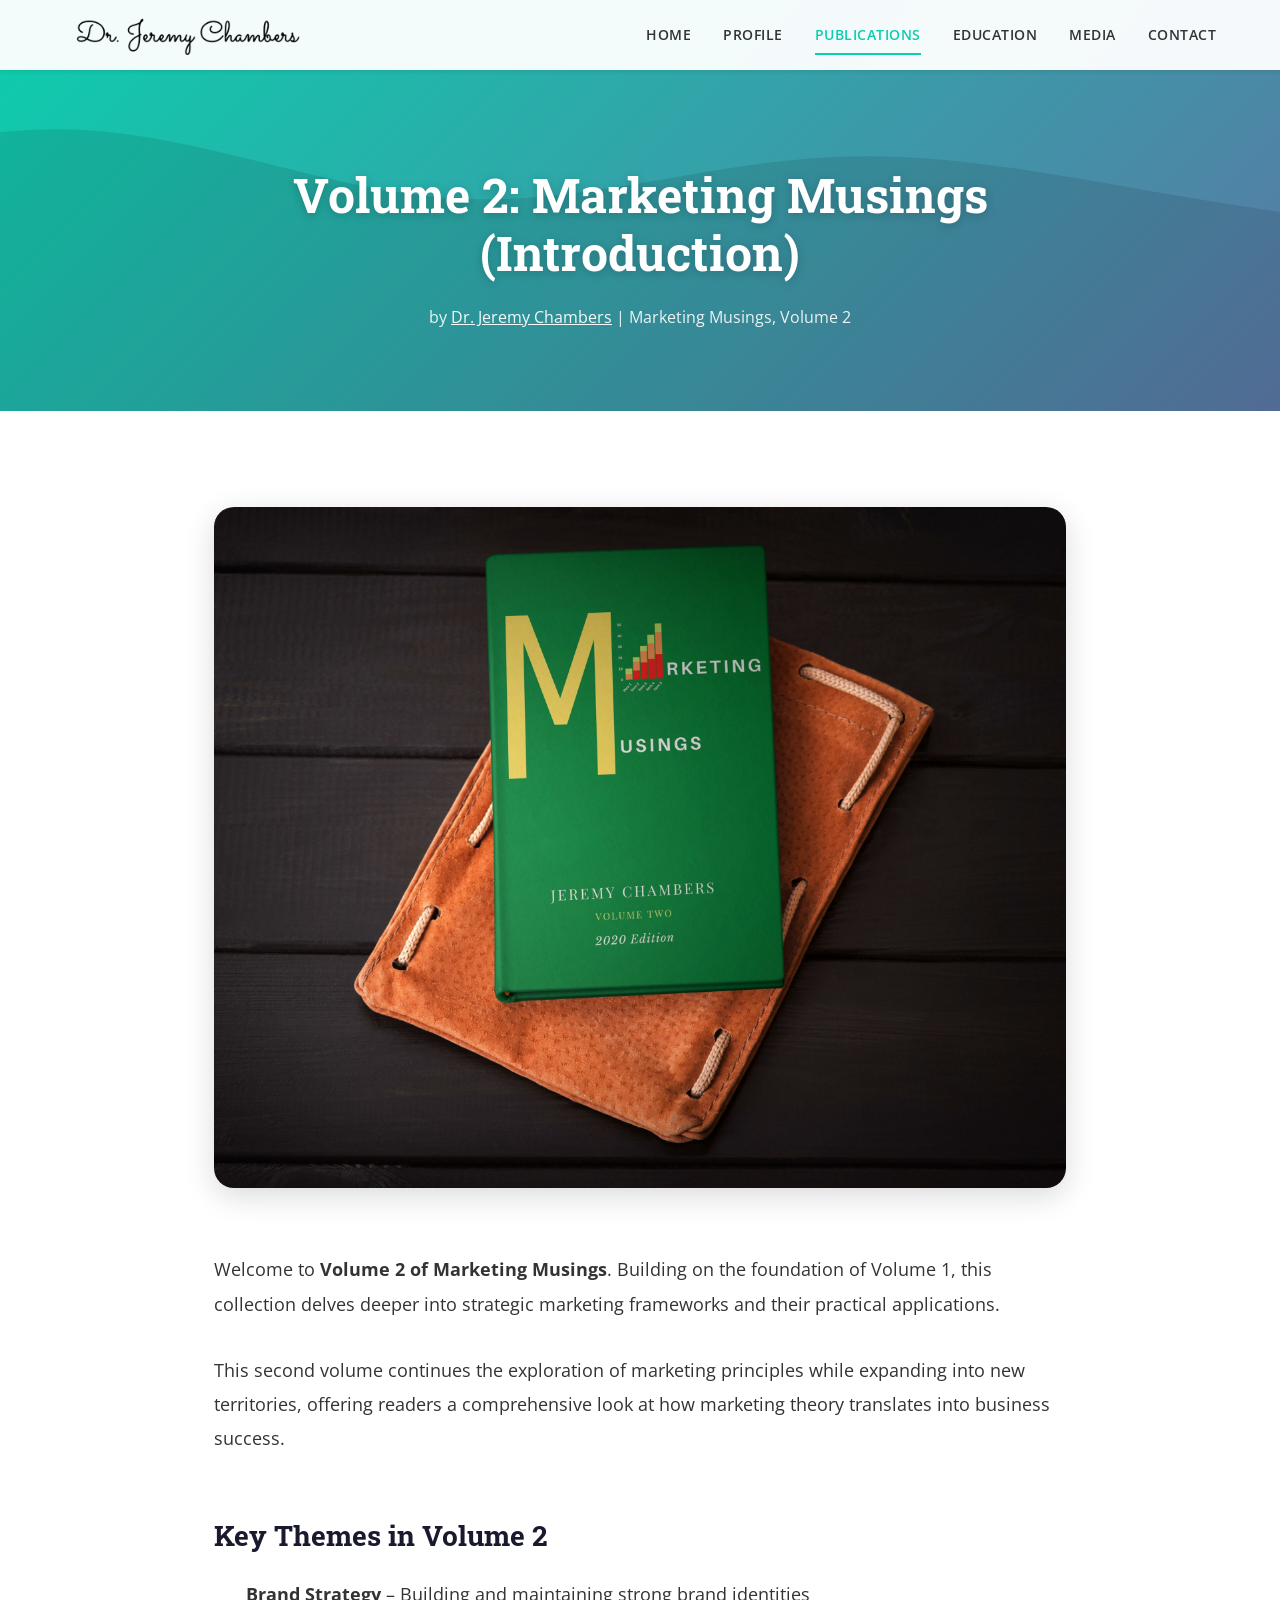
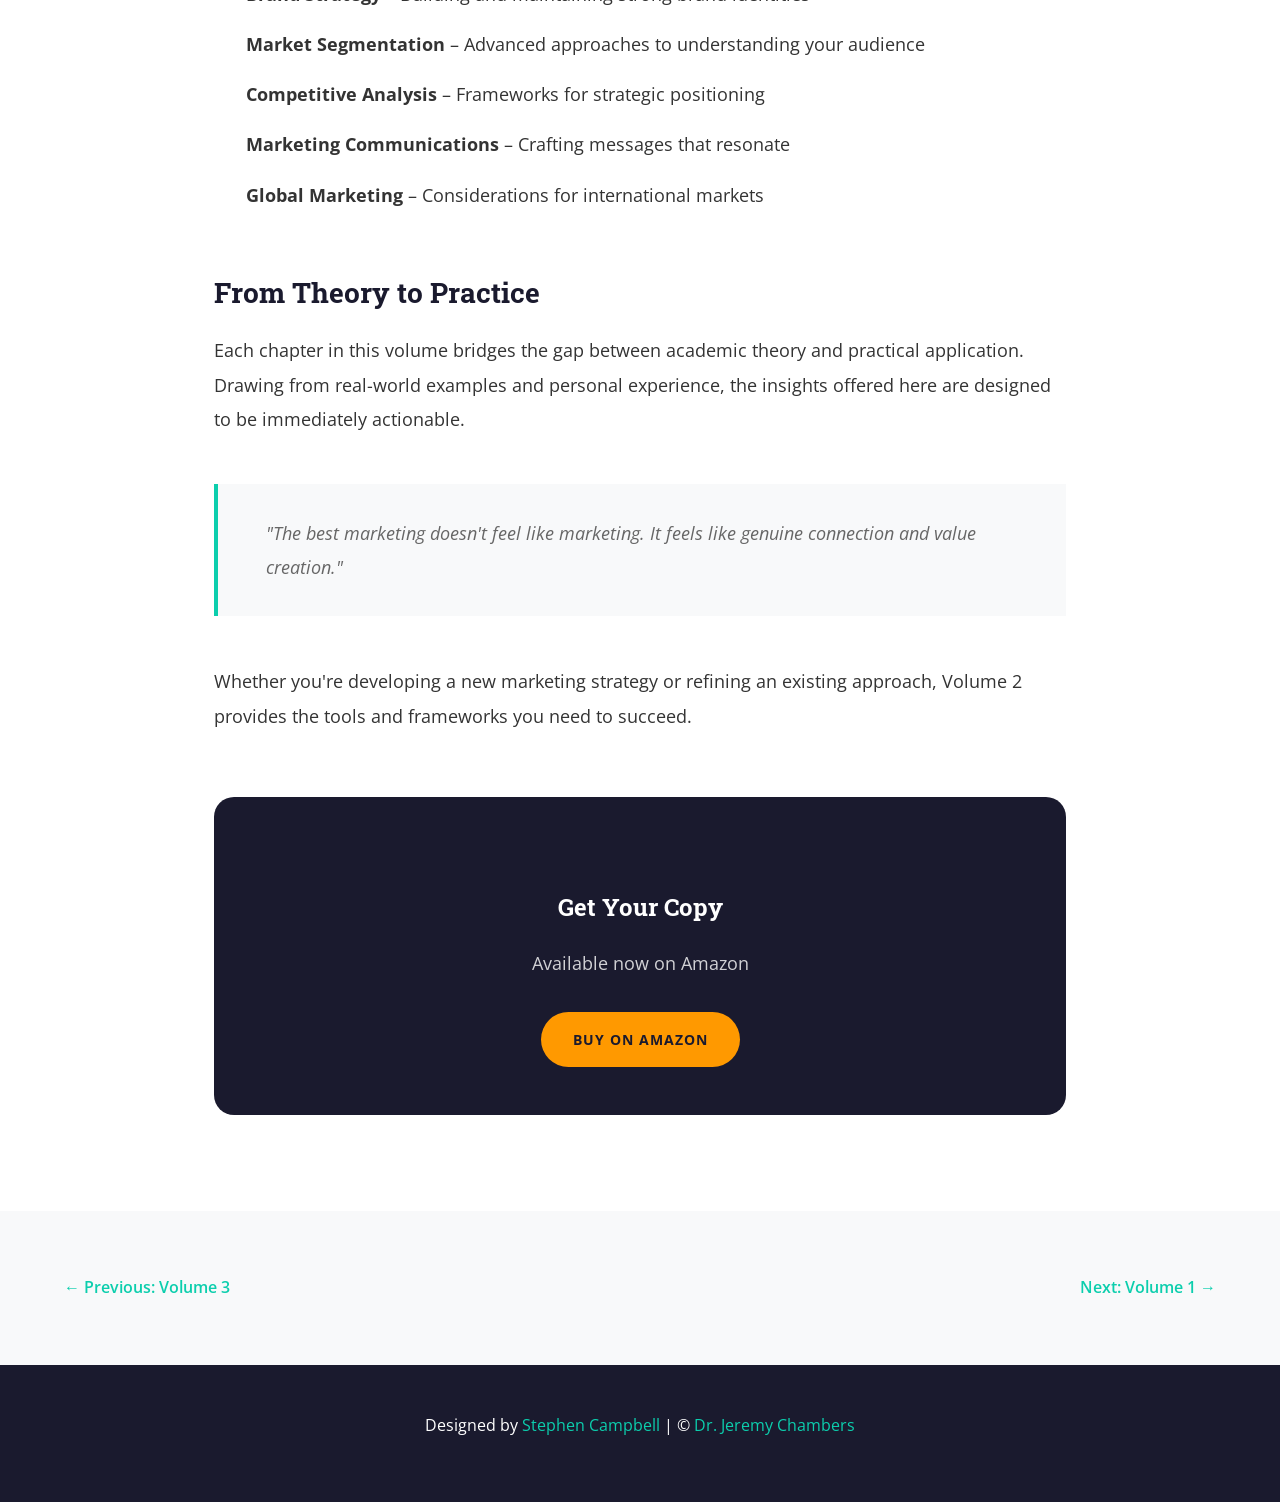
<file: volume-2-marketing-musings-introduction/index.html>
<!DOCTYPE html>
<html lang="en-US">
<head>
  <meta charset="UTF-8">
  <meta name="viewport" content="width=device-width, initial-scale=1.0">
  <title>Volume 2: Marketing Musings (Introduction) - Dr. Jeremy Chambers</title>
  <meta name="description" content="Building on the foundation of Volume 1, this collection delves deeper into strategic marketing frameworks.">
  
  <!-- Favicon -->
  <link rel="icon" href="/wp-content/uploads/2020/03/cropped-mortarboard-32x32.png" sizes="32x32">
  
  <!-- Fonts -->
  <link rel="preconnect" href="https://fonts.googleapis.com">
  <link rel="preconnect" href="https://fonts.gstatic.com" crossorigin>
  <link href="https://fonts.googleapis.com/css2?family=Open+Sans:wght@300;400;600;700;800&family=Roboto+Slab:wght@400;600;700;800&display=swap" rel="stylesheet">
  
  <!-- Styles -->
  <link rel="stylesheet" href="/css/main.css?v=4">
  <link rel="stylesheet" href="/css/post.css">
</head>
<body>
  
  <!-- Header -->
  <header class="header">
    <div class="container">
      <div class="header-inner">
        <a href="/" class="logo">
          <img src="/wp-content/uploads/2020/03/Dr-Jeremy-Chambers-3.png" alt="Dr. Jeremy Chambers">
        </a>
        <nav class="nav" id="nav">
          <a href="/">Home</a>
          <a href="/profile/">Profile</a>
          <a href="/publications/" class="active">Publications</a>
          <a href="/education/">Education</a>
          <a href="/media/">Media</a>
          <a href="/contact-us/">Contact</a>
        </nav>
        <button class="menu-toggle" onclick="document.getElementById('nav').classList.toggle('active')">
          <span></span>
          <span></span>
          <span></span>
        </button>
      </div>
    </div>
  </header>
  
  <!-- Hero Section -->
  <section class="post-hero">
    <div class="container">
      <h1>Volume 2: Marketing Musings (Introduction)</h1>
      <p class="post-meta">by <a href="/profile/">Dr. Jeremy Chambers</a> | Marketing Musings, Volume 2</p>
    </div>
  </section>
  
  <!-- Post Content -->
  <section class="post-content">
    <div class="container">
      <div class="post-featured-image">
        <img src="/wp-content/uploads/2020/08/Volume-2-scaled.jpg" alt="Volume 2: Marketing Musings">
      </div>
      
      <div class="post-body">
        <p>Welcome to <strong>Volume 2 of Marketing Musings</strong>. Building on the foundation of Volume 1, this collection delves deeper into strategic marketing frameworks and their practical applications.</p>
        
        <p>This second volume continues the exploration of marketing principles while expanding into new territories, offering readers a comprehensive look at how marketing theory translates into business success.</p>
        
        <h2>Key Themes in Volume 2</h2>
        
        <ul>
          <li><strong>Brand Strategy</strong> – Building and maintaining strong brand identities</li>
          <li><strong>Market Segmentation</strong> – Advanced approaches to understanding your audience</li>
          <li><strong>Competitive Analysis</strong> – Frameworks for strategic positioning</li>
          <li><strong>Marketing Communications</strong> – Crafting messages that resonate</li>
          <li><strong>Global Marketing</strong> – Considerations for international markets</li>
        </ul>
        
        <h2>From Theory to Practice</h2>
        
        <p>Each chapter in this volume bridges the gap between academic theory and practical application. Drawing from real-world examples and personal experience, the insights offered here are designed to be immediately actionable.</p>
        
        <blockquote>
          "The best marketing doesn't feel like marketing. It feels like genuine connection and value creation."
        </blockquote>
        
        <p>Whether you're developing a new marketing strategy or refining an existing approach, Volume 2 provides the tools and frameworks you need to succeed.</p>
        
        <!-- Amazon CTA -->
        <div class="amazon-cta">
          <h3>Get Your Copy</h3>
          <p>Available now on Amazon</p>
          <a href="https://www.amazon.com/Marketing-Musings-Two-Jeremy-Chambers/dp/B08HH1JV7T/" target="_blank" class="btn">Buy on Amazon</a>
        </div>
      </div>
    </div>
  </section>
  
  <!-- Post Navigation -->
  <section class="post-nav">
    <div class="container">
      <a href="/volume-3-marketing-musings-introduction/" class="prev">← Previous: Volume 3</a>
      <a href="/volume-1-marketing-management/">Next: Volume 1 →</a>
    </div>
  </section>
  
  <!-- Footer -->
  <footer class="footer">
    <div class="container">
      <p><span class="footer-line">Designed by <a href="https://stepocampbell.com/" target="_blank">Stephen Campbell</a></span><span class="footer-sep"> | </span><span class="footer-line">© <a href="/">Dr. Jeremy Chambers</a></span></p>
    </div>
  </footer>

  <script>
    window.addEventListener('scroll', function() {
      const header = document.querySelector('.header');
      if (window.scrollY > 50) {
        header.style.boxShadow = '0 4px 20px rgba(0,0,0,0.1)';
      } else {
        header.style.boxShadow = '0 2px 4px rgba(0,0,0,0.08)';
      }
    });
  </script>
</body>
</html>
</file>
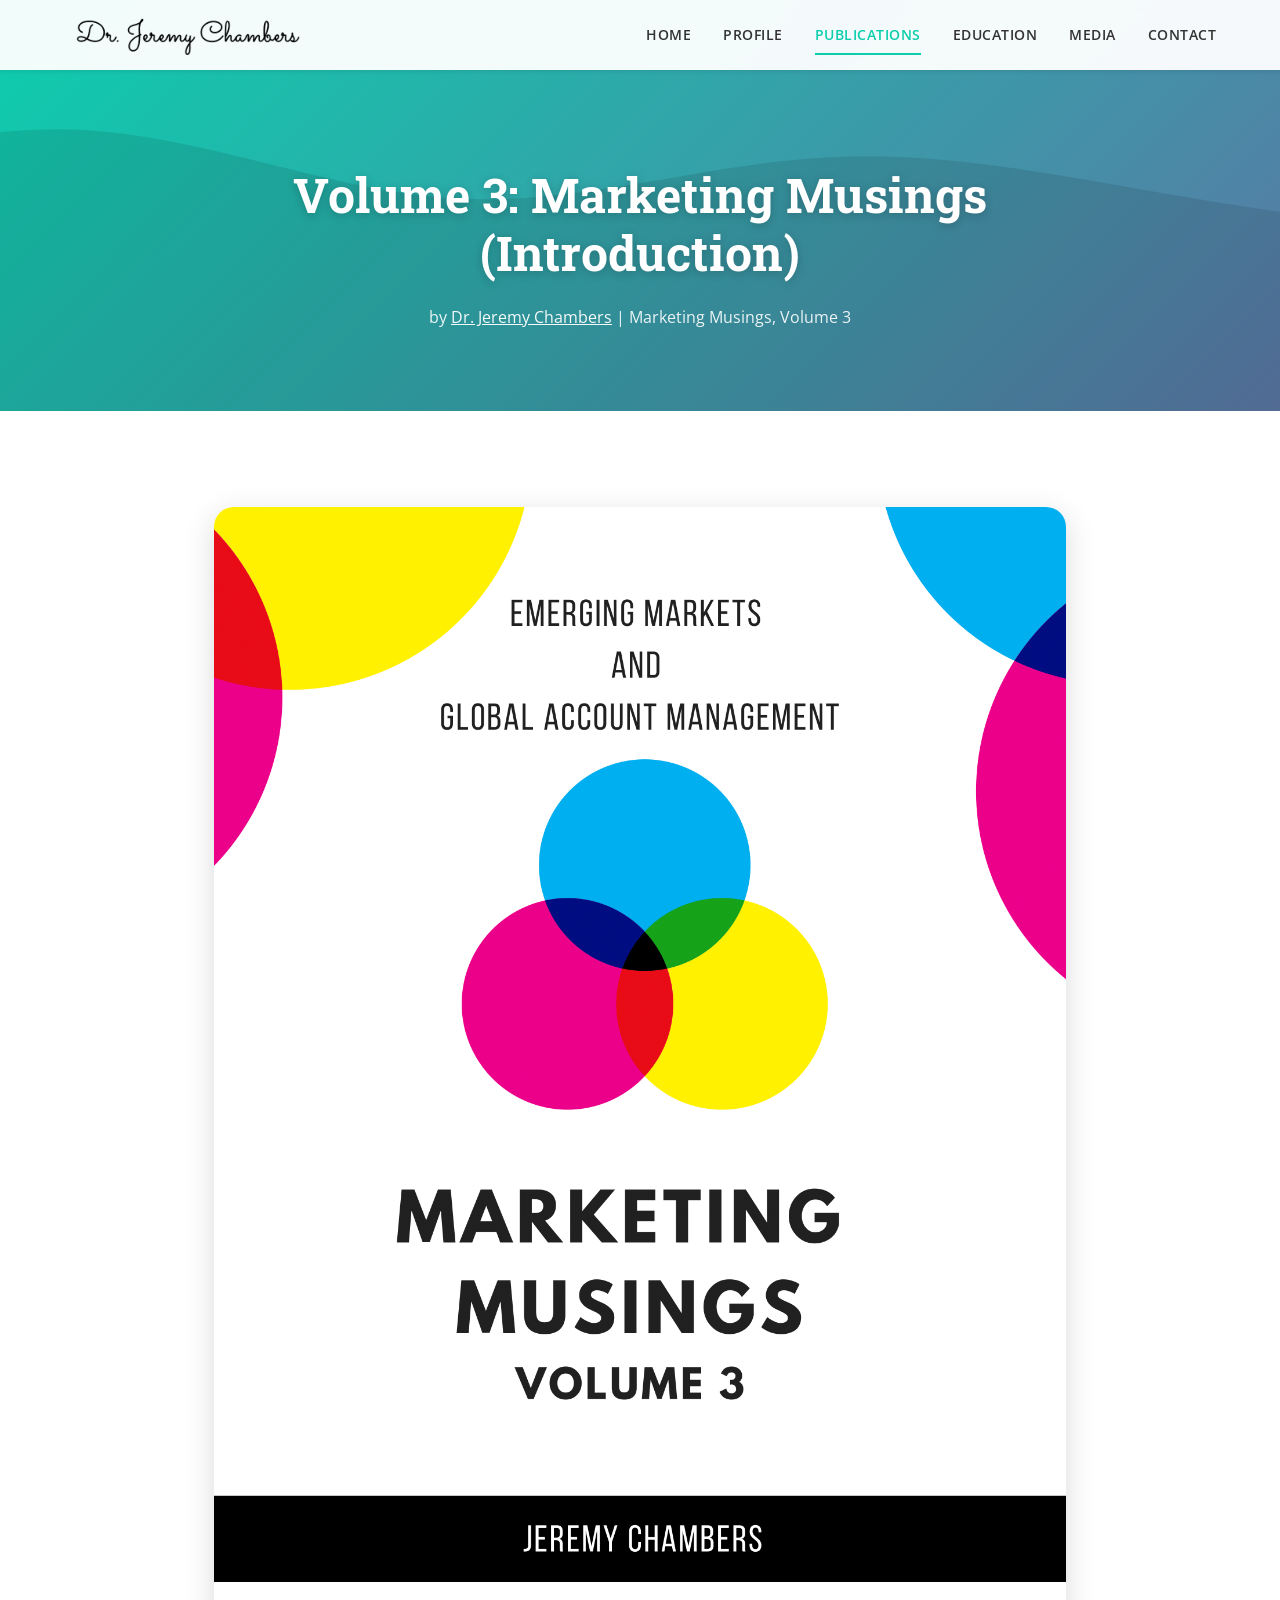
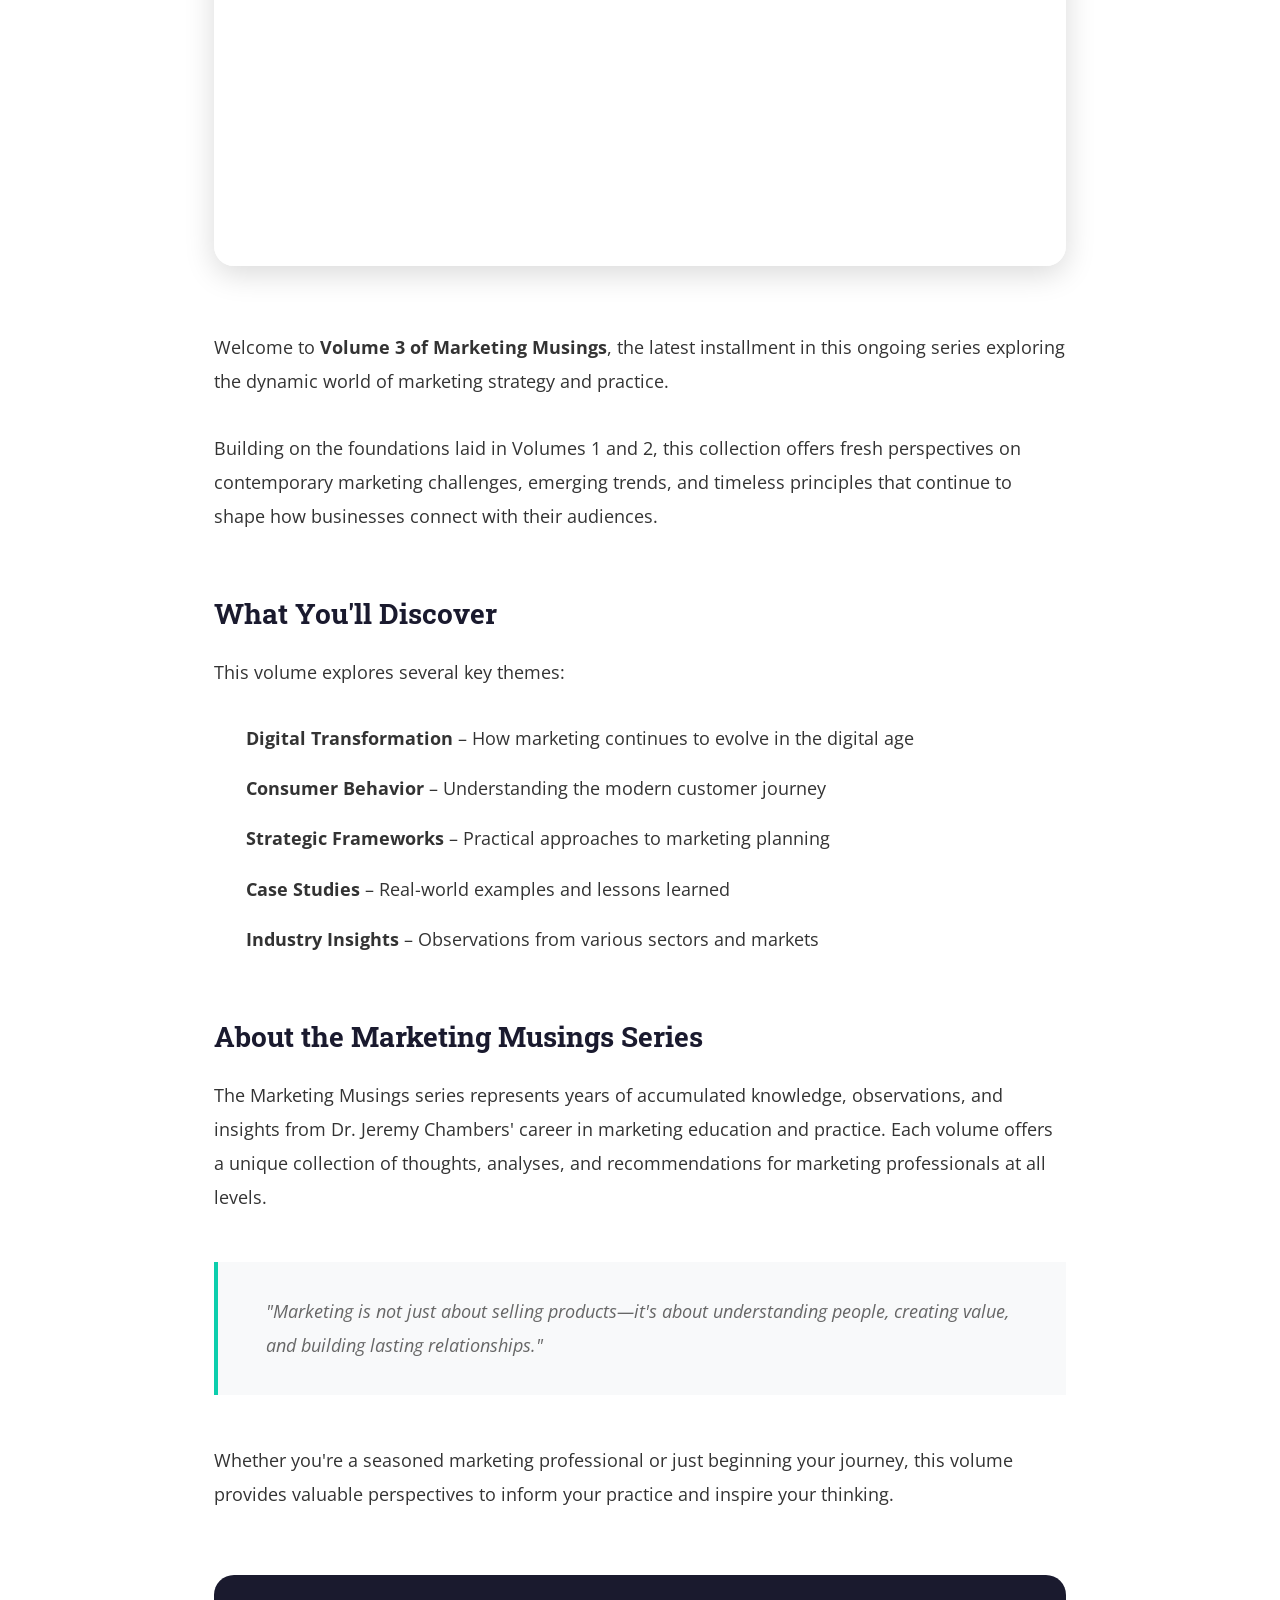
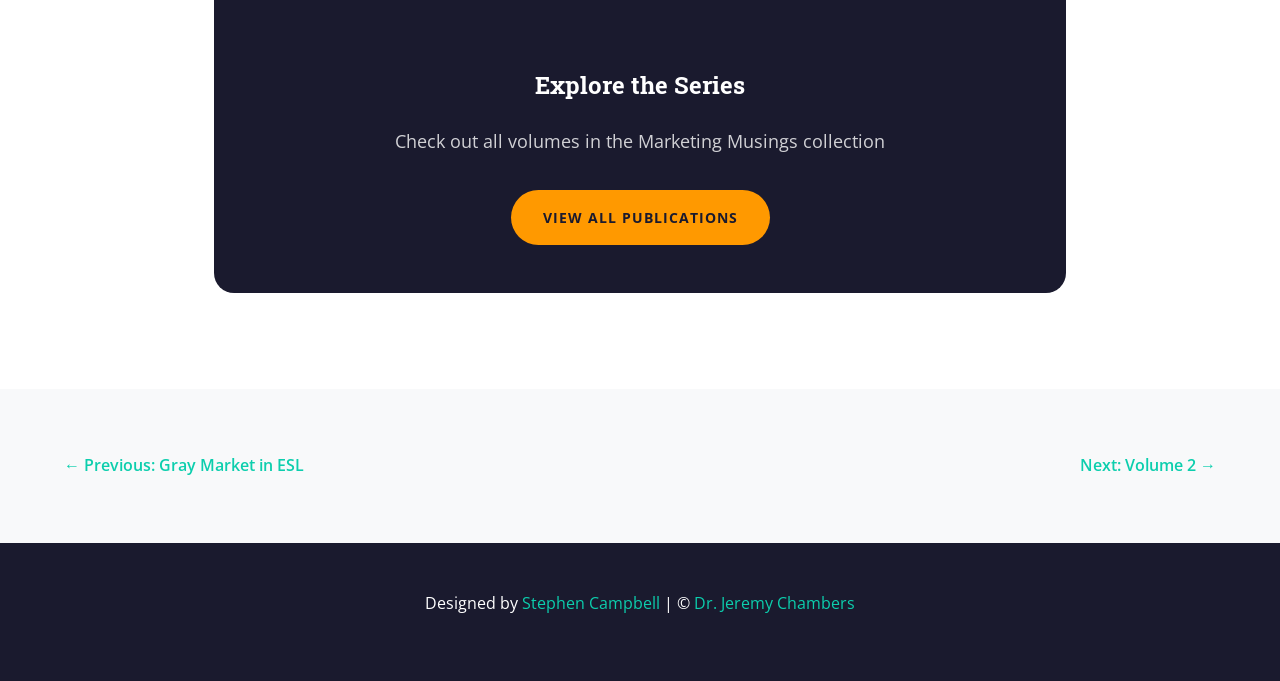
<file: volume-3-marketing-musings-introduction/index.html>
<!DOCTYPE html>
<html lang="en-US">
<head>
  <meta charset="UTF-8">
  <meta name="viewport" content="width=device-width, initial-scale=1.0">
  <title>Volume 3: Marketing Musings (Introduction) - Dr. Jeremy Chambers</title>
  <meta name="description" content="The latest installment in the Marketing Musings series, offering fresh perspectives on contemporary marketing challenges.">
  
  <!-- Favicon -->
  <link rel="icon" href="/wp-content/uploads/2020/03/cropped-mortarboard-32x32.png" sizes="32x32">
  
  <!-- Fonts -->
  <link rel="preconnect" href="https://fonts.googleapis.com">
  <link rel="preconnect" href="https://fonts.gstatic.com" crossorigin>
  <link href="https://fonts.googleapis.com/css2?family=Open+Sans:wght@300;400;600;700;800&family=Roboto+Slab:wght@400;600;700;800&display=swap" rel="stylesheet">
  
  <!-- Styles -->
  <link rel="stylesheet" href="/css/main.css?v=4">
  <link rel="stylesheet" href="/css/post.css">
</head>
<body>
  
  <!-- Header -->
  <header class="header">
    <div class="container">
      <div class="header-inner">
        <a href="/" class="logo">
          <img src="/wp-content/uploads/2020/03/Dr-Jeremy-Chambers-3.png" alt="Dr. Jeremy Chambers">
        </a>
        <nav class="nav" id="nav">
          <a href="/">Home</a>
          <a href="/profile/">Profile</a>
          <a href="/publications/" class="active">Publications</a>
          <a href="/education/">Education</a>
          <a href="/media/">Media</a>
          <a href="/contact-us/">Contact</a>
        </nav>
        <button class="menu-toggle" onclick="document.getElementById('nav').classList.toggle('active')">
          <span></span>
          <span></span>
          <span></span>
        </button>
      </div>
    </div>
  </header>
  
  <!-- Hero Section -->
  <section class="post-hero">
    <div class="container">
      <h1>Volume 3: Marketing Musings (Introduction)</h1>
      <p class="post-meta">by <a href="/profile/">Dr. Jeremy Chambers</a> | Marketing Musings, Volume 3</p>
    </div>
  </section>
  
  <!-- Post Content -->
  <section class="post-content">
    <div class="container">
      <div class="post-featured-image">
        <img src="/wp-content/uploads/2020/06/Marketing-Musings-Volume-3-cover-1-400x250.png" alt="Volume 3: Marketing Musings">
      </div>
      
      <div class="post-body">
        <p>Welcome to <strong>Volume 3 of Marketing Musings</strong>, the latest installment in this ongoing series exploring the dynamic world of marketing strategy and practice.</p>
        
        <p>Building on the foundations laid in Volumes 1 and 2, this collection offers fresh perspectives on contemporary marketing challenges, emerging trends, and timeless principles that continue to shape how businesses connect with their audiences.</p>
        
        <h2>What You'll Discover</h2>
        
        <p>This volume explores several key themes:</p>
        
        <ul>
          <li><strong>Digital Transformation</strong> – How marketing continues to evolve in the digital age</li>
          <li><strong>Consumer Behavior</strong> – Understanding the modern customer journey</li>
          <li><strong>Strategic Frameworks</strong> – Practical approaches to marketing planning</li>
          <li><strong>Case Studies</strong> – Real-world examples and lessons learned</li>
          <li><strong>Industry Insights</strong> – Observations from various sectors and markets</li>
        </ul>
        
        <h2>About the Marketing Musings Series</h2>
        
        <p>The Marketing Musings series represents years of accumulated knowledge, observations, and insights from Dr. Jeremy Chambers' career in marketing education and practice. Each volume offers a unique collection of thoughts, analyses, and recommendations for marketing professionals at all levels.</p>
        
        <blockquote>
          "Marketing is not just about selling products—it's about understanding people, creating value, and building lasting relationships."
        </blockquote>
        
        <p>Whether you're a seasoned marketing professional or just beginning your journey, this volume provides valuable perspectives to inform your practice and inspire your thinking.</p>
        
        <!-- Navigation to other volumes -->
        <div class="amazon-cta">
          <h3>Explore the Series</h3>
          <p>Check out all volumes in the Marketing Musings collection</p>
          <a href="/publications/" class="btn">View All Publications</a>
        </div>
      </div>
    </div>
  </section>
  
  <!-- Post Navigation -->
  <section class="post-nav">
    <div class="container">
      <a href="/the-emerging-gray-market-in-esl/" class="prev">← Previous: Gray Market in ESL</a>
      <a href="/volume-2-marketing-musings-introduction/">Next: Volume 2 →</a>
    </div>
  </section>
  
  <!-- Footer -->
  <footer class="footer">
    <div class="container">
      <p><span class="footer-line">Designed by <a href="https://stepocampbell.com/" target="_blank">Stephen Campbell</a></span><span class="footer-sep"> | </span><span class="footer-line">© <a href="/">Dr. Jeremy Chambers</a></span></p>
    </div>
  </footer>

  <script>
    window.addEventListener('scroll', function() {
      const header = document.querySelector('.header');
      if (window.scrollY > 50) {
        header.style.boxShadow = '0 4px 20px rgba(0,0,0,0.1)';
      } else {
        header.style.boxShadow = '0 2px 4px rgba(0,0,0,0.08)';
      }
    });
  </script>
</body>
</html>
</file>
<file: css/main.css>
/* =====================================================
   DR. JEREMY CHAMBERS - MAIN STYLESHEET
   Clean, modern design system
   ===================================================== */

/* ----- CSS Variables (Design Tokens) ----- */
:root {
  /* Colors */
  --teal: #0ccead;
  --teal-dark: #0ab89a;
  --teal-light: #4dd9c0;
  --blue-accent: #5b77a5;
  --blue-dark: #45607f;
  --dark: #1a1a2e;
  --dark-lighter: #2d2d44;
  --text: #333333;
  --text-light: #666666;
  --text-muted: #999999;
  --white: #ffffff;
  --gray-50: #f8f9fa;
  --gray-100: #f1f3f5;
  --gray-200: #e9ecef;
  --gray-300: #dee2e6;

  /* Shadows */
  --shadow-sm: 0 2px 4px rgba(0, 0, 0, 0.08);
  --shadow-md: 0 4px 12px rgba(0, 0, 0, 0.12);
  --shadow-lg: 0 8px 30px rgba(0, 0, 0, 0.15);
  --shadow-xl: 0 20px 50px rgba(0, 0, 0, 0.2);

  /* Border Radius */
  --radius-sm: 6px;
  --radius-md: 12px;
  --radius-lg: 20px;
  --radius-full: 9999px;

  /* Transitions */
  --transition-fast: 0.15s ease;
  --transition: 0.3s cubic-bezier(0.4, 0, 0.2, 1);
  --transition-slow: 0.5s cubic-bezier(0.4, 0, 0.2, 1);

  /* Typography */
  --font-sans: 'Open Sans', -apple-system, BlinkMacSystemFont, sans-serif;
  --font-serif: 'Roboto Slab', Georgia, serif;
  --font-display: 'Playfair Display', Georgia, serif;

  /* Spacing */
  --space-xs: 0.5rem;
  --space-sm: 1rem;
  --space-md: 1.5rem;
  --space-lg: 2rem;
  --space-xl: 3rem;
  --space-2xl: 4rem;
  --space-3xl: 6rem;

  /* Container */
  --container-max: 1200px;
  --container-narrow: 900px;
}

/* ----- CSS Reset ----- */
*, *::before, *::after {
  margin: 0;
  padding: 0;
  box-sizing: border-box;
}

html {
  scroll-behavior: smooth;
  font-size: 16px;
}

body {
  font-family: var(--font-sans);
  color: var(--text);
  line-height: 1.6;
  background: var(--white);
  -webkit-font-smoothing: antialiased;
  -moz-osx-font-smoothing: grayscale;
  overflow-x: hidden;
}

img {
  max-width: 100%;
  height: auto;
  display: block;
}

a {
  color: inherit;
  text-decoration: none;
  transition: var(--transition);
}

ul, ol {
  list-style: none;
}

button {
  font-family: inherit;
  cursor: pointer;
  border: none;
  background: none;
}

/* ----- Typography ----- */
h1, h2, h3, h4, h5, h6 {
  font-family: var(--font-serif);
  color: var(--dark);
  line-height: 1.2;
  font-weight: 700;
}

h1 { font-size: clamp(2.5rem, 5vw, 4rem); }
h2 { font-size: clamp(2rem, 4vw, 3rem); }
h3 { font-size: clamp(1.5rem, 3vw, 2rem); }
h4 { font-size: clamp(1.25rem, 2vw, 1.5rem); }

p {
  margin-bottom: 1rem;
}

.lead {
  font-size: 1.25rem;
  line-height: 1.7;
  color: var(--text-light);
}

/* ----- Layout ----- */
.container {
  width: 100%;
  max-width: var(--container-max);
  margin: 0 auto;
  padding: 0 var(--space-md);
}

.container-narrow {
  max-width: var(--container-narrow);
}

.section {
  padding: var(--space-3xl) 0;
}

.section-sm {
  padding: var(--space-2xl) 0;
}

/* ----- Header ----- */
.header {
  position: fixed;
  top: 0;
  left: 0;
  right: 0;
  z-index: 1000;
  background: rgba(255, 255, 255, 0.95);
  backdrop-filter: blur(10px);
  -webkit-backdrop-filter: blur(10px);
  box-shadow: var(--shadow-sm);
  transition: var(--transition);
}

.header-inner {
  display: flex;
  align-items: center;
  justify-content: space-between;
  height: 70px;
}

.logo img {
  height: 40px;
  width: auto;
}

.nav {
  display: flex;
  align-items: center;
  gap: var(--space-lg);
}

.nav a {
  font-size: 0.9rem;
  font-weight: 600;
  color: var(--text);
  text-transform: uppercase;
  letter-spacing: 0.5px;
  padding: var(--space-xs) 0;
  position: relative;
}

.nav a::after {
  content: '';
  position: absolute;
  bottom: 0;
  left: 0;
  width: 0;
  height: 2px;
  background: var(--teal);
  transition: var(--transition);
}

.nav a:hover::after,
.nav a.active::after {
  width: 100%;
}

.nav a:hover,
.nav a.active {
  color: var(--teal);
}

/* Mobile Menu Button */
.menu-toggle {
  display: none;
  flex-direction: column;
  gap: 5px;
  padding: 10px;
  cursor: pointer;
}

.menu-toggle span {
  width: 25px;
  height: 2px;
  background: var(--dark);
  transition: var(--transition);
}

/* ----- Buttons ----- */
.btn {
  display: inline-flex;
  align-items: center;
  justify-content: center;
  gap: var(--space-xs);
  padding: 14px 32px;
  font-size: 0.9rem;
  font-weight: 700;
  text-transform: uppercase;
  letter-spacing: 1px;
  border-radius: var(--radius-full);
  transition: var(--transition);
  cursor: pointer;
}

.btn-primary {
  background: var(--teal);
  color: var(--white);
  box-shadow: var(--shadow-md);
}

.btn-primary:hover {
  background: var(--teal-dark);
  transform: translateY(-2px);
  box-shadow: var(--shadow-lg);
}

.btn-secondary {
  background: var(--blue-accent);
  color: var(--white);
  box-shadow: var(--shadow-md);
}

.btn-secondary:hover {
  background: var(--blue-dark);
  transform: translateY(-2px);
  box-shadow: var(--shadow-lg);
}

.btn-outline {
  background: transparent;
  color: var(--teal);
  border: 2px solid var(--teal);
}

.btn-outline:hover {
  background: var(--teal);
  color: var(--white);
}

.btn-white {
  background: var(--white);
  color: var(--dark);
  box-shadow: var(--shadow-md);
}

.btn-white:hover {
  transform: translateY(-2px);
  box-shadow: var(--shadow-lg);
}

/* ----- Cards ----- */
.card {
  background: var(--white);
  border-radius: var(--radius-lg);
  overflow: hidden;
  box-shadow: var(--shadow-md);
  transition: var(--transition);
}

.card:hover {
  transform: translateY(-8px);
  box-shadow: var(--shadow-xl);
}

.card-image {
  position: relative;
  overflow: hidden;
  height: 250px;
}

.card-image img {
  width: 100%;
  height: 100%;
  object-fit: cover;
  transition: var(--transition-slow);
}

.card:hover .card-image img {
  transform: scale(1.1);
}

.card-body {
  padding: var(--space-lg);
}

.card-title {
  font-size: 1.25rem;
  margin-bottom: var(--space-sm);
}

.card-title a:hover {
  color: var(--teal);
}

/* ----- Section Titles ----- */
.section-title {
  text-align: center;
  margin-bottom: var(--space-xl);
}

.section-title h2 {
  margin-bottom: var(--space-sm);
  position: relative;
  display: inline-block;
}

.section-title h2::after {
  content: '';
  position: absolute;
  bottom: -10px;
  left: 50%;
  transform: translateX(-50%);
  width: 80px;
  height: 4px;
  background: linear-gradient(90deg, var(--teal), var(--blue-accent));
  border-radius: 2px;
}

.section-title p {
  color: var(--text-light);
  font-size: 1.1rem;
  max-width: 600px;
  margin: var(--space-md) auto 0;
}

/* ----- Badges ----- */
.badge {
  display: inline-block;
  padding: 6px 16px;
  font-size: 0.75rem;
  font-weight: 700;
  text-transform: uppercase;
  letter-spacing: 1px;
  border-radius: var(--radius-full);
}

.badge-teal {
  background: var(--teal);
  color: var(--white);
}

.badge-blue {
  background: var(--blue-accent);
  color: var(--white);
}

/* ----- Footer ----- */
.footer {
  background: var(--dark);
  color: var(--white);
  padding: var(--space-xl) 0;
  text-align: center;
}

.footer a {
  color: var(--teal);
}

.footer a:hover {
  color: var(--teal-light);
}

@media (max-width: 600px) {
  .footer-line {
    display: block;
  }
  .footer-sep {
    display: none;
  }
}

/* ----- Utilities ----- */
.text-center { text-align: center; }
.text-left { text-align: left; }
.text-right { text-align: right; }

.text-white { color: var(--white); }
.text-teal { color: var(--teal); }
.text-muted { color: var(--text-muted); }

.bg-dark { background: var(--dark); }
.bg-blue { background: var(--blue-accent); }
.bg-gray { background: var(--gray-50); }
.bg-white { background: var(--white); }

.mt-sm { margin-top: var(--space-sm); }
.mt-md { margin-top: var(--space-md); }
.mt-lg { margin-top: var(--space-lg); }
.mt-xl { margin-top: var(--space-xl); }

.mb-sm { margin-bottom: var(--space-sm); }
.mb-md { margin-bottom: var(--space-md); }
.mb-lg { margin-bottom: var(--space-lg); }
.mb-xl { margin-bottom: var(--space-xl); }

/* ----- Grid ----- */
.grid {
  display: grid;
  gap: var(--space-lg);
}

.grid-2 { grid-template-columns: repeat(2, 1fr); }
.grid-3 { grid-template-columns: repeat(3, 1fr); }
.grid-4 { grid-template-columns: repeat(4, 1fr); }

.grid-auto {
  grid-template-columns: repeat(auto-fit, minmax(280px, 1fr));
}

/* ----- Flex ----- */
.flex { display: flex; }
.flex-wrap { flex-wrap: wrap; }
.items-center { align-items: center; }
.justify-center { justify-content: center; }
.justify-between { justify-content: space-between; }
.gap-sm { gap: var(--space-sm); }
.gap-md { gap: var(--space-md); }
.gap-lg { gap: var(--space-lg); }

/* =====================================================
   RESPONSIVE DESIGN
   ===================================================== */

/* Tablet (769px - 1024px) - Use hamburger menu */
@media (min-width: 769px) and (max-width: 1024px) {
  :root {
    --space-3xl: 4rem;
    --space-2xl: 3rem;
  }
  
  .container {
    padding: 0 var(--space-lg);
  }
  
  /* Show hamburger menu on all tablets */
  .header .nav {
    display: none;
    position: absolute;
    top: 100%;
    left: 0;
    right: 0;
    background: var(--white);
    flex-direction: column;
    padding: var(--space-md);
    box-shadow: var(--shadow-lg);
    gap: 0;
  }

  .header .nav.active {
    display: flex;
  }

  .header .nav a {
    padding: var(--space-sm);
    border-bottom: 1px solid var(--gray-200);
    width: 100%;
    text-align: center;
    font-size: 0.9rem;
  }

  .header .nav a::after {
    display: none;
  }

  .header .menu-toggle {
    display: flex;
  }
  
  .grid-4 { grid-template-columns: repeat(2, 1fr); }
  .grid-3 { grid-template-columns: repeat(2, 1fr); }
}

/* Desktop Navigation - Full size above 1024px */
@media (min-width: 1025px) {
  .header .nav {
    display: flex !important;
    visibility: visible !important;
    opacity: 1 !important;
    position: static !important;
    flex-direction: row !important;
    background: transparent !important;
    box-shadow: none !important;
    padding: 0 !important;
    gap: var(--space-lg);
  }
  
  .header .menu-toggle {
    display: none !important;
    visibility: hidden !important;
  }
}

/* Mobile Navigation - Below 768px */
@media (max-width: 768px) {
  :root {
    --space-3xl: 4rem;
    --space-2xl: 3rem;
  }

  .nav {
    display: none;
    position: absolute;
    top: 100%;
    left: 0;
    right: 0;
    background: var(--white);
    flex-direction: column;
    padding: var(--space-md);
    box-shadow: var(--shadow-lg);
    gap: 0;
  }

  .nav.active {
    display: flex;
  }

  .nav a {
    padding: var(--space-sm);
    border-bottom: 1px solid var(--gray-200);
    width: 100%;
    text-align: center;
  }

  .nav a::after {
    display: none;
  }

  .menu-toggle {
    display: flex;
  }

  .grid-2,
  .grid-3,
  .grid-4 {
    grid-template-columns: 1fr;
  }
}

@media (max-width: 480px) {
  :root {
    --space-3xl: 3rem;
    --space-2xl: 2rem;
  }

  .btn {
    width: 100%;
    padding: 12px 24px;
  }
}
</file>
<file: css/home.css>
/* =====================================================
   HOMEPAGE STYLES
   ===================================================== */

/* ----- Hero Section ----- */
.hero {
  padding: calc(70px + var(--space-3xl)) 0 var(--space-3xl);
  background: linear-gradient(135deg, var(--gray-50) 0%, var(--white) 100%);
  position: relative;
  overflow: hidden;
}

.hero::before {
  content: '';
  position: absolute;
  top: -50%;
  right: -20%;
  width: 800px;
  height: 800px;
  background: radial-gradient(circle, rgba(12, 206, 173, 0.08) 0%, transparent 70%);
  border-radius: 50%;
}

.hero-grid {
  display: grid;
  grid-template-columns: 1fr 1fr;
  gap: var(--space-3xl);
  align-items: center;
}

.hero-image {
  position: relative;
}

.hero-image img {
  width: 100%;
  max-width: 500px;
  border-radius: var(--radius-lg);
  box-shadow: var(--shadow-xl);
}

.hero-image::before {
  content: '';
  position: absolute;
  top: 20px;
  left: 20px;
  right: -20px;
  bottom: -20px;
  border: 3px solid var(--teal);
  border-radius: var(--radius-lg);
  z-index: -1;
}

.hero-content {
  position: relative;
  z-index: 2;
}

.hero-tagline {
  display: inline-block;
  color: var(--teal);
  font-size: 0.9rem;
  font-weight: 700;
  text-transform: uppercase;
  letter-spacing: 2px;
  margin-bottom: var(--space-md);
}

.hero-content h1 {
  font-size: clamp(2.5rem, 5vw, 4rem);
  font-weight: 400;
  margin-bottom: var(--space-lg);
  line-height: 1.1;
}

.hero-content h1 span {
  font-weight: 300;
  color: var(--blue-accent);
}

.hero-content p {
  font-size: 1.1rem;
  color: var(--text);
  line-height: 1.8;
  margin-bottom: var(--space-md);
}

.hero-buttons {
  display: flex;
  gap: var(--space-md);
  margin-top: var(--space-xl);
}

/* ----- Profile Section ----- */
.profile-section {
  padding: var(--space-3xl) 0;
  background: var(--blue-accent);
  color: var(--white);
  position: relative;
  overflow: hidden;
}

.profile-section::before {
  content: '';
  position: absolute;
  top: 0;
  left: 0;
  right: 0;
  bottom: 0;
  background: url('data:image/svg+xml;utf8,<svg xmlns="http://www.w3.org/2000/svg" viewBox="0 0 1440 320"><path fill="rgba(255,255,255,0.03)" d="M0,64L48,80C96,96,192,128,288,128C384,128,480,96,576,90.7C672,85,768,107,864,133.3C960,160,1056,192,1152,186.7C1248,181,1344,139,1392,117.3L1440,96L1440,320L1392,320C1344,320,1248,320,1152,320C1056,320,960,320,864,320C768,320,672,320,576,320C480,320,384,320,288,320C192,320,96,320,48,320L0,320Z"></path></svg>');
  background-size: cover;
  background-position: bottom;
}

.profile-grid {
  display: grid;
  grid-template-columns: 1fr 1fr;
  gap: var(--space-3xl);
  position: relative;
  z-index: 2;
}

.profile-content h2,
.education-timeline h2 {
  color: var(--white);
  font-size: 2rem;
  margin-bottom: var(--space-sm);
}

.divider {
  width: 60px;
  height: 4px;
  background: var(--teal);
  border-radius: 2px;
  margin-bottom: var(--space-lg);
}

.profile-content h3 {
  color: var(--teal-light);
  font-size: 1.5rem;
  font-weight: 400;
  margin-bottom: var(--space-lg);
}

.profile-content p {
  color: rgba(255, 255, 255, 0.9);
  line-height: 1.8;
  font-size: 0.95rem;
}

/* ----- Education Timeline ----- */
.timeline {
  display: flex;
  flex-direction: column;
  gap: var(--space-md);
  margin-bottom: var(--space-xl);
}

.timeline-item {
  display: grid;
  grid-template-columns: 100px 1fr 80px;
  gap: var(--space-md);
  align-items: center;
  background: rgba(255, 255, 255, 0.08);
  padding: var(--space-md);
  border-radius: var(--radius-md);
  border-left: 4px solid var(--teal);
  transition: var(--transition);
}

.timeline-item:hover {
  background: rgba(255, 255, 255, 0.12);
  transform: translateX(5px);
}

.timeline-item .year {
  font-size: 1rem;
  font-weight: 700;
  color: var(--teal-light);
}

.timeline-item .details h4 {
  font-size: 1rem;
  font-weight: 600;
  color: var(--white);
  margin-bottom: 4px;
}

.timeline-item .details p {
  font-size: 0.85rem;
  color: rgba(255, 255, 255, 0.7);
  margin: 0;
}

.timeline-item img {
  width: 80px;
  height: 80px;
  object-fit: contain;
}

.education-timeline .btn-outline {
  color: var(--white);
  border-color: var(--white);
}

.education-timeline .btn-outline:hover {
  background: var(--white);
  color: var(--blue-accent);
}

/* ----- Worked With Section ----- */
.worked-with {
  padding: var(--space-3xl) 0;
  background: var(--dark);
}

.worked-with .section-title h2 {
  color: var(--white);
}

.logos-grid {
  display: grid;
  grid-template-columns: repeat(5, 1fr);
  gap: var(--space-lg);
  align-items: center;
  justify-items: center;
}

.logo-item {
  display: flex;
  align-items: center;
  justify-content: center;
  padding: var(--space-md);
  height: 100px;
  transition: var(--transition);
}

.logo-item img {
  max-width: 150px;
  max-height: 70px;
  object-fit: contain;
  transition: var(--transition);
}

.logo-item:hover img {
  transform: scale(1.05);
}

/* ----- Responsive Design ----- */

/* Tablet Landscape (769px - 1024px) */
@media (min-width: 769px) and (max-width: 1024px) {
  .hero {
    padding: calc(70px + var(--space-2xl)) 0 var(--space-2xl);
  }
  
  .hero-grid {
    grid-template-columns: 1fr 1.2fr;
    gap: var(--space-xl);
    align-items: center;
  }

  .hero-image img {
    max-width: 350px;
  }

  .hero-image::before {
    top: 15px;
    left: 15px;
    right: -15px;
    bottom: -15px;
    border-width: 2px;
  }

  .hero-content h1 {
    font-size: 2.5rem;
  }

  .hero-content p {
    font-size: 1rem;
  }

  .hero-buttons {
    gap: var(--space-sm);
  }

  .hero-buttons .btn {
    padding: 12px 24px;
    font-size: 0.8rem;
  }

  .profile-section {
    padding: var(--space-2xl) 0;
  }

  .profile-grid {
    grid-template-columns: 1fr 1fr;
    gap: var(--space-xl);
  }

  .profile-content h2,
  .education-timeline h2 {
    font-size: 1.75rem;
  }

  .profile-content h3 {
    font-size: 1.25rem;
  }

  .profile-content p {
    font-size: 0.9rem;
  }

  .timeline-item {
    grid-template-columns: 80px 1fr 60px;
    gap: var(--space-sm);
    padding: var(--space-sm);
  }

  .timeline-item .year {
    font-size: 0.9rem;
  }

  .timeline-item .details h4 {
    font-size: 0.9rem;
  }

  .timeline-item .details p {
    font-size: 0.8rem;
  }

  .timeline-item img {
    width: 60px;
    height: 60px;
  }

  .worked-with {
    padding: var(--space-2xl) 0;
  }

  .logos-grid {
    grid-template-columns: repeat(5, 1fr);
    gap: var(--space-md);
  }

  .logo-item {
    height: 80px;
    padding: var(--space-sm);
  }

  .logo-item img {
    max-width: 100px;
    max-height: 50px;
  }
}

/* Below 1024px - Stack hero */
@media (max-width: 1024px) {
  .logos-grid {
    grid-template-columns: repeat(4, 1fr);
  }
}

/* Tablet Portrait and below (768px) */
@media (max-width: 768px) {
  .hero {
    padding: calc(70px + var(--space-xl)) 0 var(--space-xl);
  }

  .hero-grid {
    grid-template-columns: 1fr;
    gap: var(--space-lg);
    text-align: center;
  }

  .hero-image {
    order: -1;
    max-width: 320px;
    margin: 0 auto;
  }

  .hero-image::before {
    display: none;
  }

  .hero-content h1 {
    font-size: 2.2rem;
  }

  .hero-buttons {
    flex-direction: column;
    justify-content: center;
  }

  .profile-grid {
    grid-template-columns: 1fr;
    gap: var(--space-xl);
  }

  .timeline-item {
    grid-template-columns: 1fr;
    text-align: center;
  }

  .timeline-item .year {
    font-size: 1.1rem;
  }

  .timeline-item img {
    margin: 0 auto;
  }

  .logos-grid {
    grid-template-columns: repeat(3, 1fr);
    gap: var(--space-md);
  }

  .logo-item {
    height: 80px;
    padding: var(--space-sm);
  }

  .logo-item img {
    max-width: 100px;
    max-height: 45px;
  }
}

@media (max-width: 480px) {
  .hero-content h1 {
    font-size: 2rem;
  }

  .profile-content h3 {
    font-size: 1.25rem;
  }

  .timeline-item {
    padding: var(--space-sm);
  }

  .logos-grid {
    grid-template-columns: repeat(2, 1fr);
  }
}
</file>
<file: css/education.css>
/* =====================================================
   EDUCATION PAGE STYLES
   ===================================================== */

/* ----- Hero Section ----- */
.edu-hero {
  padding: calc(70px + var(--space-3xl)) 0 var(--space-2xl);
  background: linear-gradient(135deg, var(--dark) 0%, var(--blue-accent) 100%);
  text-align: center;
  position: relative;
  overflow: hidden;
}

.edu-hero::before {
  content: '';
  position: absolute;
  top: -50%;
  right: -30%;
  width: 100%;
  height: 200%;
  background: radial-gradient(circle, rgba(12, 206, 173, 0.1) 0%, transparent 50%);
}

.edu-hero h1 {
  color: var(--white);
  font-size: clamp(2.5rem, 5vw, 4rem);
  margin-bottom: var(--space-sm);
  position: relative;
  z-index: 2;
}

.edu-hero .lead {
  color: rgba(255, 255, 255, 0.9);
  font-size: 1.25rem;
  position: relative;
  z-index: 2;
}

/* ----- Section Heading ----- */
.section-heading {
  text-align: center;
  font-size: 2.5rem;
  margin-bottom: var(--space-2xl);
  position: relative;
  display: inline-block;
  width: 100%;
}

.section-heading::after {
  content: '';
  position: absolute;
  bottom: -15px;
  left: 50%;
  transform: translateX(-50%);
  width: 80px;
  height: 4px;
  background: linear-gradient(90deg, var(--teal), var(--blue-accent));
  border-radius: 2px;
}

.section-heading.text-white {
  color: var(--white);
}

/* ----- Education Timeline Section ----- */
.edu-timeline-section {
  padding: var(--space-3xl) 0;
  background: var(--gray-50);
}

.edu-timeline {
  max-width: 900px;
  margin: 0 auto;
  position: relative;
}

.edu-timeline::before {
  content: '';
  position: absolute;
  left: 120px;
  top: 0;
  bottom: 0;
  width: 3px;
  background: linear-gradient(to bottom, var(--teal), var(--blue-accent));
  border-radius: 2px;
}

.edu-item {
  display: flex;
  gap: var(--space-lg);
  margin-bottom: var(--space-xl);
  position: relative;
}

.edu-item::before {
  content: '';
  position: absolute;
  left: 113px;
  top: 30px;
  width: 16px;
  height: 16px;
  background: var(--teal);
  border-radius: 50%;
  border: 3px solid var(--white);
  box-shadow: var(--shadow-md);
  z-index: 2;
}

.edu-item.featured::before {
  background: gold;
  width: 20px;
  height: 20px;
  left: 111px;
}

.edu-year {
  flex: 0 0 100px;
  font-size: 1.1rem;
  font-weight: 700;
  color: var(--teal);
  text-align: right;
  padding-top: 25px;
}

.edu-content {
  flex: 1;
  display: flex;
  background: var(--white);
  border-radius: var(--radius-lg);
  padding: var(--space-lg);
  box-shadow: var(--shadow-md);
  transition: var(--transition);
  margin-left: var(--space-lg);
}

.edu-content:hover {
  transform: translateX(5px);
  box-shadow: var(--shadow-lg);
}

.edu-details {
  flex: 1;
}

.edu-details h3 {
  font-size: 1.25rem;
  margin-bottom: var(--space-xs);
  color: var(--dark);
}

.edu-institution {
  color: var(--blue-accent);
  font-weight: 600;
  font-size: 0.95rem;
  margin-bottom: var(--space-sm);
}

.edu-details p {
  color: var(--text-light);
  font-size: 0.95rem;
  line-height: 1.7;
}

.award-badge {
  display: inline-block;
  background: linear-gradient(135deg, #ffd700 0%, #ffb700 100%);
  color: var(--dark);
  padding: 6px 14px;
  border-radius: var(--radius-full);
  font-size: 0.8rem;
  font-weight: 700;
  margin-top: var(--space-sm);
}

.edu-logo {
  flex: 0 0 100px;
  display: flex;
  align-items: center;
  justify-content: center;
  padding-left: var(--space-md);
}

.edu-logo img {
  max-width: 80px;
  max-height: 80px;
  object-fit: contain;
}

/* ----- Documents Section ----- */
.documents-section {
  padding: var(--space-3xl) 0;
  background: var(--white);
}

.documents-grid {
  display: grid;
  grid-template-columns: repeat(auto-fit, minmax(300px, 1fr));
  gap: var(--space-xl);
  max-width: 800px;
  margin: 0 auto;
}

.document-card {
  text-align: center;
  padding: var(--space-2xl);
  background: var(--gray-50);
  border-radius: var(--radius-lg);
  transition: var(--transition);
}

.document-card:hover {
  transform: translateY(-5px);
  box-shadow: var(--shadow-lg);
}

.document-icon {
  font-size: 4rem;
  margin-bottom: var(--space-md);
}

.document-card h3 {
  font-size: 1.5rem;
  margin-bottom: var(--space-sm);
}

.document-card p {
  color: var(--text-light);
  margin-bottom: var(--space-lg);
}

/* ----- Achievements Section ----- */
.achievements-section {
  padding: var(--space-3xl) 0;
  background: var(--blue-accent);
  position: relative;
  overflow: hidden;
}

.achievements-section::before {
  content: '';
  position: absolute;
  top: 0;
  left: 0;
  right: 0;
  bottom: 0;
  background: url('data:image/svg+xml;utf8,<svg xmlns="http://www.w3.org/2000/svg" viewBox="0 0 100 100"><circle cx="50" cy="50" r="2" fill="rgba(255,255,255,0.1)"/></svg>');
  background-size: 30px 30px;
}

.achievements-grid {
  display: grid;
  grid-template-columns: repeat(auto-fit, minmax(220px, 1fr));
  gap: var(--space-lg);
  position: relative;
  z-index: 2;
}

.achievement-item {
  background: rgba(255, 255, 255, 0.1);
  backdrop-filter: blur(10px);
  -webkit-backdrop-filter: blur(10px);
  padding: var(--space-lg);
  border-radius: var(--radius-md);
  text-align: center;
  border: 1px solid rgba(255, 255, 255, 0.2);
  transition: var(--transition);
}

.achievement-item:hover {
  background: rgba(255, 255, 255, 0.15);
  transform: translateY(-5px);
}

.achievement-year {
  display: inline-block;
  background: var(--teal);
  color: var(--white);
  padding: 4px 12px;
  border-radius: var(--radius-full);
  font-size: 0.8rem;
  font-weight: 700;
  margin-bottom: var(--space-sm);
}

.achievement-item h4 {
  color: var(--white);
  font-size: 1.1rem;
  margin-bottom: var(--space-xs);
}

.achievement-item p {
  color: rgba(255, 255, 255, 0.8);
  font-size: 0.9rem;
  margin: 0;
}

/* ----- Responsive ----- */

/* Tablet (769px - 1024px) */
@media (min-width: 769px) and (max-width: 1024px) {
  .edu-hero {
    padding: calc(70px + var(--space-2xl)) 0 var(--space-xl);
  }

  .edu-hero h1 {
    font-size: 3rem;
  }

  .edu-hero .lead {
    font-size: 1.1rem;
  }

  .edu-timeline-section {
    padding: var(--space-2xl) 0;
  }

  .section-heading {
    font-size: 2rem;
    margin-bottom: var(--space-xl);
  }

  .edu-timeline::before {
    left: 100px;
  }

  .edu-item::before {
    left: 93px;
  }

  .edu-item.featured::before {
    left: 91px;
  }

  .edu-year {
    flex: 0 0 80px;
    font-size: 1rem;
  }

  .edu-content {
    margin-left: var(--space-md);
    padding: var(--space-md);
  }

  .edu-details h3 {
    font-size: 1.1rem;
  }

  .edu-institution {
    font-size: 0.9rem;
  }

  .edu-details p {
    font-size: 0.9rem;
  }

  .edu-logo {
    flex: 0 0 80px;
  }

  .edu-logo img {
    max-width: 65px;
    max-height: 65px;
  }

  .documents-section {
    padding: var(--space-2xl) 0;
  }

  .document-card {
    padding: var(--space-xl);
  }

  .achievements-section {
    padding: var(--space-2xl) 0;
  }

  .achievements-grid {
    grid-template-columns: repeat(3, 1fr);
    gap: var(--space-md);
  }

  .achievement-item {
    padding: var(--space-md);
  }

  .achievement-item h4 {
    font-size: 1rem;
  }

  .achievement-item p {
    font-size: 0.85rem;
  }
}

@media (max-width: 768px) {
  .edu-hero {
    padding: calc(70px + var(--space-xl)) 0 var(--space-lg);
  }

  .edu-hero h1 {
    font-size: 2.5rem;
  }

  .edu-timeline::before {
    left: 20px;
  }

  .edu-item {
    flex-direction: column;
    padding-left: 50px;
  }

  .edu-item::before {
    left: 13px;
    top: 0;
  }

  .edu-item.featured::before {
    left: 11px;
  }

  .edu-year {
    text-align: left;
    padding-top: 0;
    margin-bottom: var(--space-xs);
  }

  .edu-content {
    margin-left: 0;
    flex-direction: column;
  }

  .edu-logo {
    padding-left: 0;
    padding-top: var(--space-md);
    justify-content: flex-start;
  }

  .documents-grid {
    grid-template-columns: 1fr;
  }

  .achievements-grid {
    grid-template-columns: repeat(2, 1fr);
  }
}

@media (max-width: 480px) {
  .achievements-grid {
    grid-template-columns: 1fr;
  }
}
</file>
<file: css/profile.css>
/* =====================================================
   PROFILE PAGE STYLES
   ===================================================== */

/* ----- Profile Hero ----- */
.profile-hero {
  padding: calc(70px + var(--space-3xl)) 0 var(--space-2xl);
  background: var(--gray-50);
  text-align: center;
}

.profile-intro {
  max-width: 600px;
  margin: 0 auto;
}

.profile-image {
  width: 200px;
  height: 200px;
  margin: 0 auto var(--space-lg);
  border-radius: 50%;
  overflow: hidden;
  box-shadow: var(--shadow-xl);
  border: 5px solid var(--white);
}

.profile-image img {
  width: 100%;
  height: 100%;
  object-fit: cover;
}

.profile-hero h1 {
  font-size: 3rem;
  margin-bottom: var(--space-sm);
}

.profile-hero .lead {
  font-size: 1.25rem;
  color: var(--text-light);
  margin-bottom: var(--space-lg);
}

/* Social Links */
.social-links {
  display: flex;
  justify-content: center;
  gap: var(--space-md);
}

.social-link {
  display: flex;
  align-items: center;
  justify-content: center;
  width: 50px;
  height: 50px;
  border-radius: 50%;
  background: var(--teal);
  color: var(--white);
  transition: var(--transition);
}

.social-link:hover {
  background: var(--teal-dark);
  transform: translateY(-3px);
  box-shadow: var(--shadow-md);
}

.social-link svg {
  width: 22px;
  height: 22px;
}

/* ----- Profile Main Section ----- */
.profile-main {
  padding: var(--space-3xl) 0;
  background: url('/wp-content/uploads/2020/05/auditorium-benches-chairs-class-207691-scaled.jpg') center/cover no-repeat fixed;
  position: relative;
}

.profile-main::before {
  content: '';
  position: absolute;
  top: 0;
  left: 0;
  right: 0;
  bottom: 0;
  background: linear-gradient(135deg, rgba(26, 26, 46, 0.92) 0%, rgba(91, 119, 165, 0.88) 100%);
}

.profile-main .container {
  position: relative;
  z-index: 2;
}

.profile-grid {
  display: grid;
  grid-template-columns: 1fr 1fr;
  gap: var(--space-3xl);
}

.profile-content h2,
.skills-section h2,
.skills-section h3 {
  color: var(--white);
  margin-bottom: var(--space-lg);
}

.profile-content p {
  color: rgba(255, 255, 255, 0.9);
  line-height: 1.8;
  margin-bottom: var(--space-md);
}

/* ----- Skills List ----- */
.skills-list {
  list-style: none;
  margin-bottom: var(--space-xl);
}

.skills-list li {
  display: flex;
  align-items: center;
  gap: var(--space-sm);
  color: var(--white);
  padding: var(--space-sm) 0;
  border-bottom: 1px solid rgba(255, 255, 255, 0.1);
}

.skill-icon {
  display: flex;
  align-items: center;
  justify-content: center;
  width: 28px;
  height: 28px;
  border-radius: 50%;
  background: var(--teal);
  color: var(--white);
  font-size: 0.8rem;
  font-weight: bold;
}

/* ----- Skill Bars ----- */
.skill-bars {
  display: flex;
  flex-direction: column;
  gap: var(--space-md);
}

.skill-bar {
  width: 100%;
}

.skill-info {
  display: flex;
  justify-content: space-between;
  margin-bottom: var(--space-xs);
  color: var(--white);
  font-size: 0.9rem;
  text-transform: uppercase;
  letter-spacing: 0.5px;
}

.skill-progress {
  height: 8px;
  background: rgba(255, 255, 255, 0.2);
  border-radius: var(--radius-full);
  overflow: hidden;
}

.skill-fill {
  height: 100%;
  background: linear-gradient(90deg, var(--teal) 0%, var(--teal-light) 100%);
  border-radius: var(--radius-full);
  transition: width 1s ease-out;
}

/* ----- CTA Section ----- */
.cta-section {
  padding: var(--space-3xl) 0;
  background: var(--teal);
  color: var(--white);
}

.cta-section h2 {
  color: var(--white);
  margin-bottom: var(--space-sm);
}

.cta-section p {
  font-size: 1.1rem;
  opacity: 0.9;
  margin-bottom: var(--space-lg);
}

/* ----- Responsive ----- */

/* Tablet (769px - 1024px) */
@media (min-width: 769px) and (max-width: 1024px) {
  .profile-hero {
    padding: calc(70px + var(--space-2xl)) 0 var(--space-xl);
  }

  .profile-hero h1 {
    font-size: 2.5rem;
  }

  .profile-hero .lead {
    font-size: 1.1rem;
  }

  .profile-image {
    width: 170px;
    height: 170px;
  }

  .profile-main {
    padding: var(--space-2xl) 0;
  }

  .profile-grid {
    grid-template-columns: 1fr 1fr;
    gap: var(--space-xl);
  }

  .profile-content h2,
  .skills-section h2 {
    font-size: 1.75rem;
  }

  .profile-content p {
    font-size: 0.9rem;
  }

  .skills-list li {
    font-size: 0.9rem;
    padding: 10px 0;
  }

  .skill-info {
    font-size: 0.85rem;
  }

  .cta-section {
    padding: var(--space-2xl) 0;
  }

  .cta-section h2 {
    font-size: 1.75rem;
  }
}

@media (max-width: 768px) {
  .profile-hero {
    padding: calc(70px + var(--space-xl)) 0 var(--space-lg);
  }

  .profile-hero h1 {
    font-size: 2.2rem;
  }

  .profile-image {
    width: 150px;
    height: 150px;
  }

  .profile-grid {
    grid-template-columns: 1fr;
    gap: var(--space-xl);
  }

  .social-link {
    width: 45px;
    height: 45px;
  }

  .social-link svg {
    width: 20px;
    height: 20px;
  }
}
</file>
<file: css/post.css>
/* =====================================================
   POST PAGE STYLES
   ===================================================== */

/* ----- Post Hero ----- */
.post-hero {
  padding: calc(70px + var(--space-3xl)) 0 var(--space-2xl);
  background: linear-gradient(135deg, var(--teal) 0%, var(--blue-accent) 100%);
  text-align: center;
  position: relative;
}

.post-hero::before {
  content: '';
  position: absolute;
  top: 0;
  left: 0;
  right: 0;
  bottom: 0;
  background: url('data:image/svg+xml;utf8,<svg xmlns="http://www.w3.org/2000/svg" viewBox="0 0 1440 320"><path fill="rgba(0,0,0,0.1)" d="M0,160L48,144C96,128,192,96,288,101.3C384,107,480,149,576,154.7C672,160,768,128,864,122.7C960,117,1056,139,1152,154.7C1248,171,1344,181,1392,186.7L1440,192L1440,320L1392,320C1344,320,1248,320,1152,320C1056,320,960,320,864,320C768,320,672,320,576,320C480,320,384,320,288,320C192,320,96,320,48,320L0,320Z"></path></svg>');
  background-size: cover;
  background-position: bottom;
}

.post-hero h1 {
  color: var(--white);
  font-size: clamp(1.8rem, 4vw, 3rem);
  margin-bottom: var(--space-md);
  position: relative;
  z-index: 2;
  text-shadow: 0 2px 10px rgba(0,0,0,0.2);
  max-width: 900px;
  margin-left: auto;
  margin-right: auto;
}

.post-meta {
  color: rgba(255, 255, 255, 0.9);
  font-size: 1rem;
  position: relative;
  z-index: 2;
}

.post-meta a {
  color: rgba(255, 255, 255, 0.95);
  text-decoration: underline;
}

.post-meta a:hover {
  color: var(--white);
}

/* ----- Post Content ----- */
.post-content {
  padding: var(--space-3xl) 0;
  background: var(--white);
}

.post-content .container {
  max-width: 900px;
}

.post-featured-image {
  margin-bottom: var(--space-2xl);
  border-radius: var(--radius-lg);
  overflow: hidden;
  box-shadow: var(--shadow-lg);
}

.post-featured-image img {
  width: 100%;
  height: auto;
  display: block;
}

.post-body {
  font-size: 1.125rem;
  line-height: 1.9;
  color: var(--text);
}

.post-body p {
  margin-bottom: var(--space-lg);
}

.post-body h2 {
  font-size: 1.75rem;
  margin-top: var(--space-2xl);
  margin-bottom: var(--space-md);
  color: var(--dark);
}

.post-body h3 {
  font-size: 1.4rem;
  margin-top: var(--space-xl);
  margin-bottom: var(--space-sm);
  color: var(--dark);
}

.post-body ul,
.post-body ol {
  margin-bottom: var(--space-lg);
  padding-left: var(--space-lg);
}

.post-body li {
  margin-bottom: var(--space-sm);
}

.post-body blockquote {
  margin: var(--space-xl) 0;
  padding: var(--space-lg) var(--space-xl);
  background: var(--gray-50);
  border-left: 4px solid var(--teal);
  font-style: italic;
  color: var(--text-light);
}

/* ----- Amazon CTA ----- */
.amazon-cta {
  margin-top: var(--space-2xl);
  padding: var(--space-xl);
  background: linear-gradient(135deg, var(--dark) 0%, #1a1a2e 100%);
  border-radius: var(--radius-lg);
  text-align: center;
}

.amazon-cta h3 {
  color: var(--white);
  margin-bottom: var(--space-md);
  font-size: 1.5rem;
}

.amazon-cta p {
  color: rgba(255, 255, 255, 0.8);
  margin-bottom: var(--space-lg);
}

.amazon-cta .btn {
  background: #ff9900;
  color: var(--dark);
  font-weight: 700;
}

.amazon-cta .btn:hover {
  background: #ffad33;
  transform: translateY(-2px);
}

/* ----- Post Navigation ----- */
.post-nav {
  padding: var(--space-2xl) 0;
  background: var(--gray-50);
}

.post-nav .container {
  display: flex;
  justify-content: space-between;
  gap: var(--space-lg);
}

.post-nav a {
  display: flex;
  align-items: center;
  gap: var(--space-sm);
  color: var(--teal);
  font-weight: 600;
  transition: var(--transition);
}

.post-nav a:hover {
  color: var(--teal-dark);
  transform: translateX(3px);
}

.post-nav a.prev:hover {
  transform: translateX(-3px);
}

/* ----- Responsive ----- */
@media (max-width: 768px) {
  .post-hero h1 {
    font-size: 1.5rem;
  }
  
  .post-body {
    font-size: 1rem;
  }
  
  .post-nav .container {
    flex-direction: column;
    text-align: center;
  }
  
  .amazon-cta {
    padding: var(--space-lg);
  }
}
</file>
